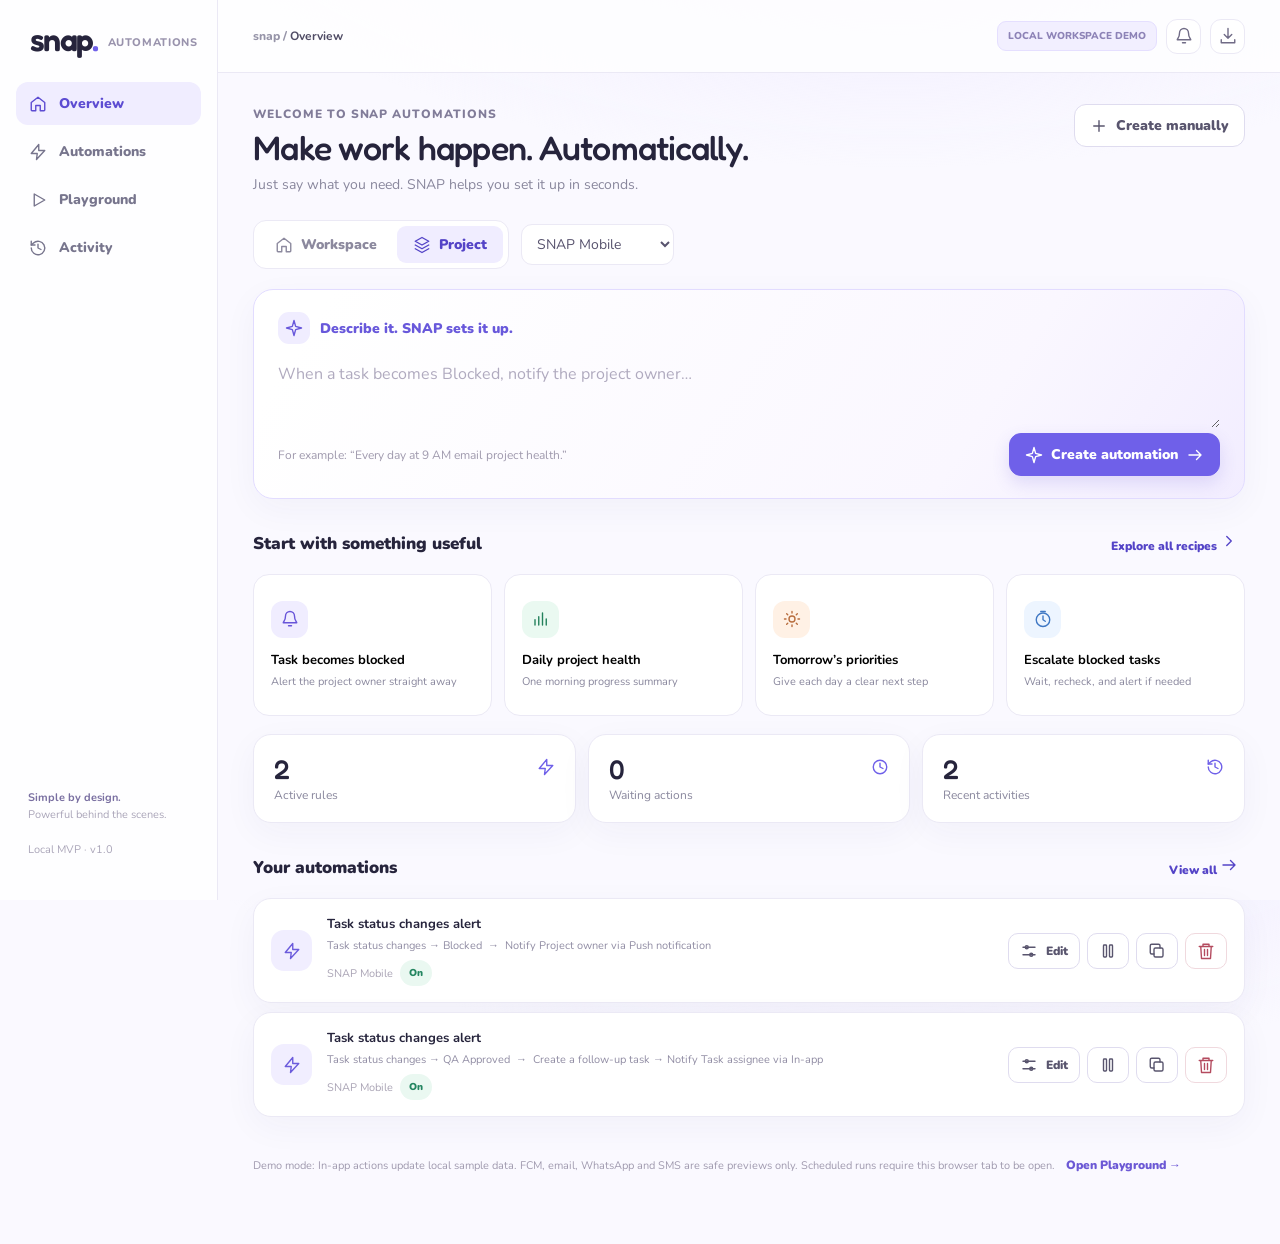
<file: index.html>
<!doctype html>
<html lang="en">
<head>
 <meta charset="utf-8"><meta name="viewport" content="width=device-width,initial-scale=1,viewport-fit=cover">
 <meta name="theme-color" content="#faf9ff"><meta name="description" content="SNAP Automations — simple, smart work automations for projects and teams.">
 <title>SNAP · Automations MVP</title>
 <link rel="preconnect" href="https://fonts.googleapis.com"><link rel="preconnect" href="https://fonts.gstatic.com" crossorigin>
 <link href="https://fonts.googleapis.com/css2?family=Fredoka:wght@400;500;600&family=Nunito:wght@400;500;600;700;800;900&display=swap" rel="stylesheet">
 <link rel="stylesheet" href="./styles.css">
</head>
<body>
 <div id="app"><div class="loader"><div class="loader-logo">snap<span>.</span></div><p>Getting things ready…</p></div></div>
 <script type="module" src="./app.js"></script>
</body>
</html>
</file>
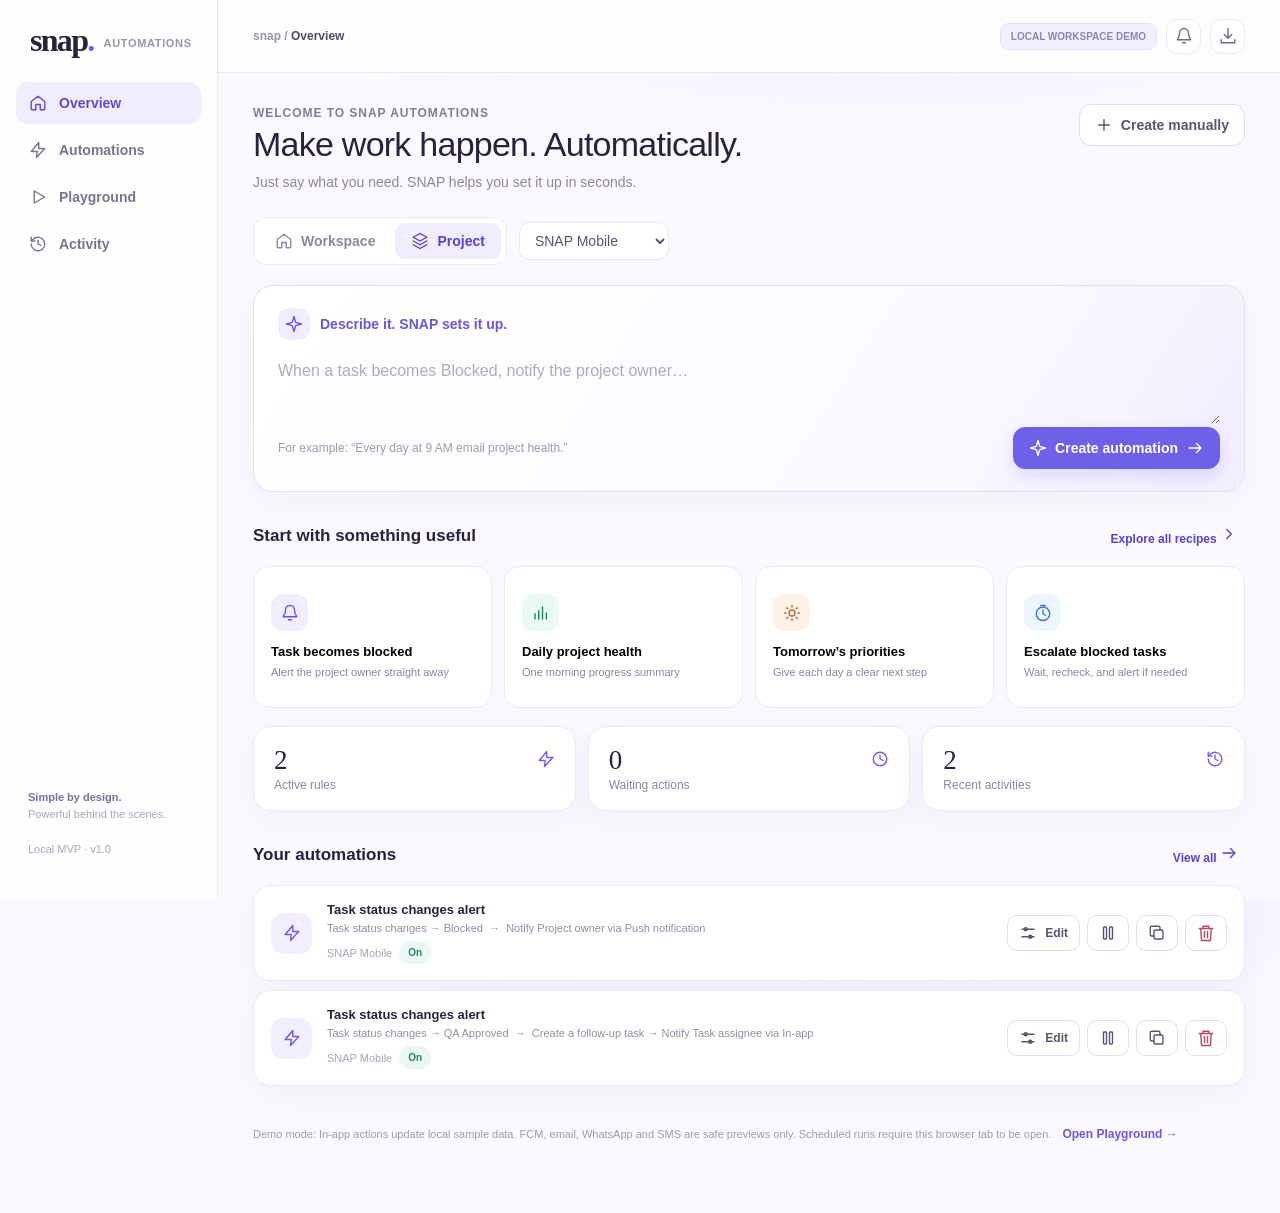
<file: snap-automations-standalone.html>
<!doctype html>
<html lang="en">
<head>
 <meta charset="utf-8"><meta name="viewport" content="width=device-width,initial-scale=1,viewport-fit=cover">
 <meta name="theme-color" content="#faf9ff"><meta name="description" content="SNAP Automations — simple, smart work automations for projects and teams.">
 <title>SNAP · Automations MVP</title>
 
 
 <style>:root{color-scheme:light;--bg:#faf9ff;--surface:#fff;--ink:#26243c;--sub:#89879d;--border:#ebe9f5;--brand:#6f60e9;--brand2:#5444c7;--wash:#f0edff;--green:#247f58;--peach:#fff0e9;--red:#b9525e;--shadow:0 10px 35px rgba(46,36,108,.045);--shadow2:0 20px 65px rgba(58,45,113,.13)}
*{box-sizing:border-box}html{height:100%;scroll-behavior:smooth}body{min-height:100%;margin:0;background:radial-gradient(ellipse 1050px 510px at 70% -230px,#eae5ff 1%,rgba(250,249,255,0) 78%),var(--bg);color:var(--ink);font:14px 'Nunito',-apple-system,BlinkMacSystemFont,'Segoe UI',sans-serif}button,input,select,textarea{font:inherit}button{cursor:pointer}button:disabled{opacity:.46;cursor:not-allowed}button:focus-visible,input:focus-visible,textarea:focus-visible,select:focus-visible{outline:3px solid #beb5ff;outline-offset:3px}a{color:var(--brand2)}.hidden,[hidden]{display:none!important}.loader{display:grid;place-items:center;min-height:70vh}.loader-logo{font:600 52px Fredoka}.loader-logo span,.wordmark span{color:var(--brand)}.loader p{color:var(--sub)}
.app-shell{display:grid;grid-template-columns:218px minmax(0,1fr);min-height:100vh}.sidebar{border-right:1px solid var(--border);background:rgba(255,255,255,.82);padding:24px 16px;position:sticky;top:0;height:100vh;display:flex;flex-direction:column}.brand{padding:0 14px 26px;display:flex;gap:10px;align-items:center}.wordmark{font:600 32px Fredoka;letter-spacing:-1.7px;line-height:1}.brand small{font-size:11px;font-weight:800;letter-spacing:.06em;color:#9993ad;display:block;margin-top:5px}.nav-group{display:grid;gap:5px}.nav-btn{appearance:none;border:0;background:transparent;color:#77758d;text-align:left;display:flex;align-items:center;gap:12px;padding:12px 13px;border-radius:12px;font-weight:850}.nav-btn:hover{background:#f6f4ff}.nav-btn.active{background:var(--wash);color:#5d4cd2}.ic{width:18px;height:18px;display:inline-block;flex:none;stroke:currentColor;fill:none;stroke-width:1.85;stroke-linejoin:round;stroke-linecap:round}.sidebar-foot{margin-top:auto;padding:17px 12px;color:#aaa5b9;font-size:11px;line-height:1.6}.sidebar-foot strong{color:#796fa1}.main-shell{min-width:0}.topbar{height:73px;background:rgba(255,255,255,.83);border-bottom:1px solid var(--border);display:flex;align-items:center;justify-content:space-between;padding:0 35px;gap:14px}.bread{color:#9694a8;font-size:12px;font-weight:800}.bread b{color:#504c65}.top-actions{display:flex;align-items:center;gap:9px}.top-lite{font-size:10px;color:#8d83b7;background:#f2efff;border:1px solid #e5dfff;border-radius:9px;padding:7px 10px;font-weight:850;white-space:nowrap}.icon-btn{width:35px;height:35px;display:grid;place-items:center;background:#fff;border:1px solid var(--border);border-radius:11px;color:#706b86;position:relative}.icon-btn .dot{position:absolute;background:#f47272;border-radius:100%;height:8px;width:8px;top:4px;right:4px;border:2px solid white}.content{max-width:1200px;padding:31px 35px 60px;margin:auto}.crumb{color:#817c99;font-size:12px;font-weight:850;letter-spacing:.08em;text-transform:uppercase}.page-header{display:flex;justify-content:space-between;align-items:flex-start;gap:20px;margin-bottom:24px}.page-header h1{margin:5px 0 7px;font:500 34px/1.15 Fredoka,'Nunito',sans-serif;letter-spacing:-.75px}.page-header p{margin:0;color:var(--sub);line-height:1.6}.btn{display:inline-flex;align-items:center;justify-content:center;gap:8px;padding:11px 15px;border:1px solid #dfdcef;border-radius:12px;background:white;color:#59556e;font-weight:900;white-space:nowrap}.btn:hover{background:#f9f7ff}.btn.primary{background:var(--brand);border-color:var(--brand);color:#fff;box-shadow:0 7px 17px rgba(96,77,211,.16)}.btn.primary:hover{background:var(--brand2)}.btn.ghost{border-color:transparent;background:transparent;color:var(--brand2)}.btn.small{font-size:12px;padding:8px 11px;border-radius:10px}.btn.danger{border-color:#f0d9de;color:#b44b5f}.btn.tiny{padding:5px 8px;font-size:11px}.btn.full{width:100%}.scope-tabs{display:flex;width:max-content;max-width:100%;gap:4px;padding:5px;background:#fff;border:1px solid var(--border);border-radius:13px}.scope-tabs button{padding:9px 16px;border:0;border-radius:9px;background:transparent;color:#8c899e;font-weight:900;display:flex;align-items:center;gap:8px}.scope-tabs button.active{color:var(--brand2);background:var(--wash)}.scope-line{display:flex;align-items:center;gap:12px;flex-wrap:wrap;margin-bottom:20px}.project-select{border:1px solid var(--border);border-radius:11px;background:white;padding:9px 11px;color:#58536e;max-width:230px}.panel{background:var(--surface);border:1px solid var(--border);border-radius:18px;box-shadow:var(--shadow)}
.prompt-card{border:1px solid #e2dcff;background:linear-gradient(123deg,#fff 7%,#faf7ff 72%,#f2edff 100%);padding:22px 24px;border-radius:20px;box-shadow:var(--shadow)}.prompt-top{display:flex;gap:10px;align-items:center;font-weight:900;color:#6858db}.spark-icon{height:32px;width:32px;border-radius:11px;background:var(--wash);display:grid;place-items:center}.prompt-card textarea{width:100%;border:0;resize:vertical;min-height:84px;background:transparent;padding:18px 0 6px;line-height:1.6;font-size:16px;color:#333047;outline:none}.prompt-card textarea::placeholder{color:#b0aabf}.prompt-bottom{display:flex;justify-content:space-between;gap:16px;align-items:center}.prompt-tip{font-size:12px;color:#a09aae}.section-top{margin:26px 0 13px;display:flex;align-items:center;justify-content:space-between;gap:12px}.section-top h2{font-size:17px;margin:0;font-weight:900}.section-top small{color:var(--sub)}.text-btn{border:0;background:transparent;color:var(--brand2);font-size:12px;font-weight:900;padding:7px}.recipe-grid{display:grid;grid-template-columns:repeat(4,minmax(0,1fr));gap:12px}.recipe{border:1px solid var(--border);background:#fff;border-radius:16px;padding:17px;text-align:left;min-height:142px;transition:transform .17s,box-shadow .17s}.recipe:hover{transform:translateY(-2px);box-shadow:var(--shadow2)}.recipe .recipe-ic{display:grid;place-items:center;width:37px;height:37px;border-radius:12px;background:#f0edff;color:#6855d9;margin-bottom:13px}.recipe:nth-child(4n+2) .recipe-ic{color:#23815c;background:#eaf9f1}.recipe:nth-child(4n+3) .recipe-ic{color:#b86d3e;background:#fff1e5}.recipe:nth-child(4n+4) .recipe-ic{color:#4078c4;background:#edf5ff}.recipe b{font-size:13px;display:block}.recipe p{color:var(--sub);font-size:11px;margin:5px 0 0;line-height:1.5}.metric-grid{display:grid;grid-template-columns:repeat(3,minmax(0,1fr));gap:12px;margin-top:18px}.metric{padding:18px 20px}.metric strong{font:500 27px Fredoka;display:block}.metric small{font-size:12px;color:var(--sub)}.metric .ic{color:var(--brand);float:right;margin-top:5px}.rule-list{display:grid;gap:9px}.rule-row{display:flex;align-items:center;gap:15px;padding:16px 17px}.rule-mark{display:grid;place-items:center;flex:none;width:41px;height:41px;border-radius:13px;color:#6c5cdc;background:#f1eeff}.rule-info{flex:1;min-width:0}.rule-info b{display:block;font-size:13px}.rule-info p{color:#918da4;margin:5px 0 0;font-size:11px;overflow-wrap:anywhere}.pill{background:#f1f0f8;color:#78758b;font-size:10px;font-weight:900;padding:6px 9px;border-radius:99px;white-space:nowrap}.pill.live{background:#eaf8f1;color:#238560}.pill.wait{background:#fef3e6;color:#a66c2c}.pill.demo{background:#f1eeff;color:#6c5ddd}.rule-controls{display:flex;align-items:center;gap:7px}.row-menu{position:relative}.empty{padding:30px;text-align:center;color:#aaa5b8;border:1px dashed #e1dfef;border-radius:15px}.small-muted{font-size:11px;color:#aaa4b5}
.builder-header{display:flex;align-items:center;gap:10px;margin-bottom:20px}.builder-header h1{margin:0;font:500 27px Fredoka}.builder-layout{display:grid;grid-template-columns:minmax(0,1.25fr) minmax(260px,.75fr);gap:19px;align-items:start}.builder-flow{display:grid;gap:13px}.builder-card{padding:21px}.card-heading{display:flex;align-items:center;gap:11px;margin-bottom:18px}.stepnum{display:grid;place-items:center;background:#eeeaff;border-radius:10px;width:32px;height:32px;flex:none;color:var(--brand2);font-weight:900}.card-heading strong{font-size:17px}.card-heading small{color:var(--sub);margin-left:auto}.subtle-rule{height:1px;background:var(--border);margin:18px 0}.form-field{min-width:0}.form-field label{display:block;font-size:11px;font-weight:900;color:#827d97;margin:0 0 7px}.form-field select,.form-field input,.form-field textarea{background:#fff;border:1px solid #e4e1ef;border-radius:11px;padding:11px 12px;color:var(--ink);width:100%;min-width:0;outline:none}.form-field textarea{min-height:74px;resize:vertical}.form-field small{font-size:11px;color:var(--sub)}.form-grid{display:grid;grid-template-columns:repeat(2,minmax(0,1fr));gap:12px;margin:13px 0}.seg{display:inline-flex;max-width:100%;gap:5px;padding:4px;border-radius:12px;background:#f6f4fc}.seg button{border:0;background:transparent;color:#817c98;font-weight:900;font-size:12px;border-radius:9px;padding:10px 16px}.seg button.active{background:white;box-shadow:0 2px 7px #c2bed542;color:#5e4dd3}.chips{display:flex;flex-wrap:wrap;gap:7px;margin-top:9px}.chip{border:1px solid #e5e0f2;background:#fff;color:#77718e;padding:8px 11px;border-radius:10px;font-size:11px;font-weight:900}.chip.selected{background:#eeeaff;border-color:#b9b0fa;color:#5847cf}.check{display:flex;align-items:center;gap:9px;cursor:pointer;color:#565067;font-size:12px;font-weight:750}.check input{accent-color:var(--brand);width:17px;height:17px}.disclose{background:transparent;border:0;padding:8px 0;color:var(--brand2);font-weight:900;font-size:12px}.field-inline{display:flex;align-items:center;gap:11px;flex-wrap:wrap}.field-inline>span{color:var(--sub);font-size:12px}.mini-select{border:1px solid #e5e1f1;background:#fff;border-radius:10px;padding:9px 10px;max-width:100%}.action-card{border:1px solid #ece9f4;border-radius:13px;padding:15px;margin:10px 0}.action-title{display:flex;align-items:center;gap:12px;justify-content:space-between}.action-title b{font-size:12px}.action-title button{border:0;background:transparent;color:#b16b75}.suggestions{background:#f6f3ff;border:1px solid #e5dfff;border-radius:14px;padding:14px;margin-top:14px}.suggestions b{font-size:12px;color:#6355c0}.suggestions p{font-size:11px;color:#79728f;margin:6px 0}.builder-sticky{position:sticky;top:91px}.preview-title{font-size:12px;font-weight:900;color:#8b82a4;letter-spacing:.09em}.sentence{font-size:15px;line-height:1.8;margin:13px 0;font-weight:750}.sentence em{font-style:normal;color:#5b4bd1;background:#f0edff;border-radius:7px;padding:2px 5px}.preview-footer{border-top:1px solid var(--border);padding-top:15px;margin-top:20px;display:grid;gap:9px}.note{background:#f5f3ff;color:#777093;font-size:11px;border-radius:11px;padding:12px;line-height:1.6}.warning{background:#fff6e8;color:#986e36;border:1px solid #f7e4c8;border-radius:11px;padding:12px;font-size:11px;line-height:1.7}.builder-actions{display:flex;flex-wrap:wrap;gap:10px;margin:12px 0}.builder-actions .btn{flex:1}.editor-intro{margin:13px 0 17px}.editor-intro input{border:0;background:transparent;border-bottom:1px dashed #d7d1e8;color:var(--ink);padding:10px 2px;font:500 19px Fredoka;width:100%;outline:none}.inline-icon{display:inline-flex;align-items:center;gap:5px}.kind-pill{display:inline-flex;align-items:center;gap:6px;padding:7px 10px;background:#f6f3ff;border-radius:10px;font-size:11px;color:#7d72a9;font-weight:800}
.play-panel{padding:19px}.play-grid{display:grid;grid-template-columns:minmax(0,1.3fr) minmax(280px,.7fr);gap:18px;align-items:start}.play-task{border:1px solid var(--border);border-radius:13px;padding:13px 15px;display:flex;gap:15px;justify-content:space-between;align-items:center;margin:9px 0}.play-task b{font-size:12px}.play-task p{font-size:11px;color:var(--sub);margin:4px 0}.play-task select{border:1px solid var(--border);border-radius:10px;padding:8px;background:#faf9ff;color:#625c78;font-size:11px;max-width:145px}.play-box{display:grid;gap:10px}.play-action{display:flex;flex-wrap:wrap;gap:7px}.play-action .btn{white-space:normal}.clock{background:#f5f2ff;border-radius:13px;padding:14px;display:flex;justify-content:space-between;align-items:center;color:#5d50c6}.clock strong{font:500 20px Fredoka}.play-inbox{margin:0;padding-left:19px}.play-inbox li{margin:8px 0;color:#6d6784;font-size:12px;line-height:1.5}.activity-item{display:flex;gap:12px;padding:14px 4px;border-bottom:1px solid var(--border)}.activity-item:last-child{border:0}.activity-mark{width:29px;height:29px;border-radius:50%;display:grid;place-items:center;flex:none;background:#edf7f1;color:#25845d}.activity-mark.simulated{background:#f1edff;color:#6857ca}.activity-mark.skipped{background:#fff3e8;color:#af762a}.activity-item b{font-size:12px}.activity-item p{font-size:11px;line-height:1.6;margin:5px 0 0;color:var(--sub)}.activity-item small{color:#aba6bc;font-size:10px}.activity-head{display:flex;align-items:center;gap:8px;flex-wrap:wrap}
.overlay{position:fixed;inset:0;z-index:40;background:rgba(25,20,55,.39);backdrop-filter:blur(3px);display:grid;place-items:center;padding:18px}.dialog{background:#fff;border:1px solid var(--border);box-shadow:var(--shadow2);border-radius:20px;width:min(100%,620px);max-height:min(92vh,900px);overflow:auto;padding:22px}.dialog-head{display:flex;align-items:start;justify-content:space-between;gap:16px;margin-bottom:12px}.dialog h2{font:500 25px Fredoka;margin:0}.dialog p{color:var(--sub);font-size:12px;line-height:1.7}.dialog .form-grid{margin:15px 0}.test-result{background:#f6f5fc;border:1px solid var(--border);border-radius:14px;padding:15px;margin-top:16px}.result-head{font-weight:900;color:#317a59;display:flex;gap:8px;align-items:center}.result-head.no{color:#a76f36}.reason{display:flex;align-items:center;gap:8px;font-size:11px;color:#6e6a7e;margin-top:7px}.reason .ok{color:#20835d}.reason .no{color:#bc6453}.message-preview{white-space:pre-line;background:white;border:1px solid #e7e4f2;border-radius:11px;padding:13px;margin-top:11px;line-height:1.7;font-size:12px;color:#5b5770}.dialog-actions{display:flex;gap:9px;flex-wrap:wrap;margin-top:17px}.dialog-actions .btn{flex:1}.toast{position:fixed;bottom:22px;left:50%;z-index:90;transform:translateX(-50%);background:#30294f;color:white;padding:12px 18px;border-radius:12px;box-shadow:var(--shadow2);font-size:12px;font-weight:850;max-width:min(90vw,600px)}.toast.hidden{display:none}.bottom-nav{display:none}.plain-link{color:#6c59d5;font-size:12px;font-weight:900;border:0;background:none;padding:8px}.line-meta{display:flex;align-items:center;gap:7px;flex-wrap:wrap}.dev-note{font-size:11px;color:#9b95ab}.doc-footer{margin:30px 0 0;color:#a09aaf;font-size:11px;line-height:1.7}.subhead{margin:0 0 15px;font-size:16px}.short-stat{font-size:12px;color:#817c97}.split-heading{display:flex;align-items:center;justify-content:space-between;gap:10px;margin-bottom:13px}
@media(max-width:1040px){.app-shell{grid-template-columns:75px minmax(0,1fr)}.sidebar{padding:23px 10px}.sidebar .brand{padding:0 0 24px;justify-content:center}.sidebar .brand small,.sidebar .brand .wordmark{display:none}.sidebar .nav-btn{justify-content:center;font-size:0;padding:13px}.sidebar .nav-btn .ic{width:20px;height:20px}.sidebar-foot{font-size:0}.recipe-grid{grid-template-columns:repeat(2,minmax(0,1fr))}.content{padding:27px 25px 60px}.topbar{padding:0 25px}}
@media(max-width:750px){.sidebar{display:none}.app-shell{display:block}.topbar{height:63px;padding:0 17px}.content{padding:20px 15px 108px}.bottom-nav{position:fixed;bottom:0;z-index:24;display:grid;grid-template-columns:repeat(4,1fr);left:0;right:0;padding:8px 5px max(8px,env(safe-area-inset-bottom));background:rgba(255,255,255,.95);border-top:1px solid var(--border);backdrop-filter:blur(12px)}.bottom-nav .nav-btn{padding:7px 0;display:flex;flex-direction:column;gap:4px;justify-content:center;font-size:10px;border-radius:9px}.bottom-nav .ic{width:18px;height:18px}.page-header h1{font-size:29px}.builder-layout,.play-grid{grid-template-columns:1fr}.builder-sticky{position:static}.top-lite{display:none}.prompt-card{padding:18px}.prompt-card textarea{font-size:15px}.metric-grid{grid-template-columns:repeat(3,minmax(0,1fr))}.rule-row{padding:13px;gap:10px}.rule-mark{width:35px;height:35px}.rule-controls{gap:3px}.rule-controls .btn{padding:7px}.doc-footer{margin-top:17px}}
@media(max-width:475px){.recipe-grid{grid-template-columns:repeat(2,minmax(0,1fr));gap:9px}.recipe{min-height:155px;padding:13px}.page-header{display:block}.page-header .btn{margin-top:14px}.prompt-bottom{align-items:stretch;flex-direction:column}.prompt-bottom .btn{width:100%}.form-grid{grid-template-columns:1fr}.metric{padding:11px}.metric strong{font-size:22px}.metric small{font-size:10px}.metric .ic{width:15px;height:15px}.rule-row{flex-wrap:wrap}.rule-info{flex-basis:65%}.rule-controls{margin-left:43px;width:calc(100% - 43px);justify-content:flex-start}.scope-line{gap:9px}.scope-tabs button{padding:8px 11px;font-size:12px}.project-select{max-width:100%;flex:1}.dialog{padding:17px}.play-task{flex-direction:column;align-items:stretch;gap:8px}.play-task select{max-width:none}.builder-card{padding:17px}}
@media(prefers-reduced-motion:reduce){*{scroll-behavior:auto!important;transition:none!important}}
/* Keep single-field action inputs full width in the simple editor. */
.action-card>.form-grid:has(> :only-child){grid-template-columns:minmax(0,1fr)}
</style>
</head>
<body>
 <div id="app"><div class="loader"><div class="loader-logo">snap<span>.</span></div><p>Getting things ready…</p></div></div>
 <script>/** SNAP Automations — browser-safe deterministic prototype engine. No external sending. */
const PROJECTS=['SNAP Mobile','Garage360','South Tower Site','Orchid Clinic'];
const TASK_STATUSES=['Planned','In Progress','In Review','QA Approved','Blocked','Completed'];
const PROJECT_STATUSES=['On Track','At Risk','On Hold','Completed'];
const EVENTS=[
 ['task.status','Task status changes'],['task.created','A new task is created'],['project.status','Project status changes'],['invoice.overdue','An invoice becomes overdue'],['task.due','A task is due soon'],['site.checkin.missed','A site check-in is missed'],['visit.completed','A site visit is completed']
];
const CHANNELS=[['inapp','In-app'],['fcm','Push notification'],['email','Email'],['whatsapp','WhatsApp'],['sms','SMS']];
const RECIPIENTS=[['project_owner','Project owner'],['assignee','Task assignee'],['team','Project team']];
const uid=()=>globalThis.crypto?.randomUUID?.()||'snap-'+Date.now()+'-'+Math.random().toString(36).slice(2,9);
const clone=x=>JSON.parse(JSON.stringify(x));
const hhmm=dt=>new Date(dt).toLocaleTimeString('en-GB',{hour:'2-digit',minute:'2-digit',hour12:false});
const dateKey=dt=>{const d=new Date(dt);return `${d.getFullYear()}-${String(d.getMonth()+1).padStart(2,'0')}-${String(d.getDate()).padStart(2,'0')}`};
const dateTimeLabel=dt=>new Date(dt).toLocaleString('en-IN',{day:'numeric',month:'short',hour:'numeric',minute:'2-digit'});
function blankRule(scope='project',project='SNAP Mobile'){
 return {id:uid(),version:1,createdAt:new Date().toISOString(),title:'',enabled:false,scope,project:scope==='workspace'?'All projects':project,
 trigger:{type:'event',event:'task.status',statuses:['Blocked'],repeat:'daily',at:'09:00',weekday:'Friday'},
 condition:{priority:'Any'},delivery:{mode:'immediate',delayMinutes:120,digestAt:'18:00',recheck:true},
 actions:[{id:uid(),type:'notify',channels:['inapp','fcm'],recipient:'project_owner',message:'{task.title} is now {task.status} in {project.name}.'}],assumptions:[]};
}
const labels=new Map([...EVENTS,...RECIPIENTS,...CHANNELS]);
const label=v=>labels.get(v)||v;
function describeWhen(r){const t=r.trigger;if(t.type==='schedule')return `Every ${t.repeat==='weekdays'?'weekday':t.repeat==='weekly'?t.weekday:t.repeat==='monthly'?'month':'day'} at ${t.at}`;
 let s=label(t.event);if((t.event==='task.status'||t.event==='project.status')&&t.statuses?.length&&!t.statuses.includes('*'))s+=' → '+t.statuses.join(' / ');return s;}
function describeDo(r){let acts=r.actions.map(a=>a.type==='notify'?`Notify ${label(a.recipient)} via ${a.channels.map(label).join(' + ')}`:a.type==='create_task'?'Create a follow-up task':a.type==='comment'?'Add a task comment':a.type==='update_status'?'Update task status':a.type==='report'?'Share a project summary':'Perform action').join(' → ');
 if(r.trigger.type==='schedule')return acts;
 if(r.delivery.mode==='delay')acts=`Wait ${friendlyDuration(r.delivery.delayMinutes)}${r.delivery.recheck?' and recheck':' '} → `+acts;
 if(r.delivery.mode==='digest')acts=`Collect updates → send digest at ${r.delivery.digestAt} → `+acts;
 return acts;}
function friendlyDuration(min){return min%1440===0?`${min/1440} day(s)`:min%60===0?`${min/60} hour(s)`:`${min} minute(s)`;}
function inferTitle(r){const t=r.trigger;if(t.type==='schedule')return r.actions.some(a=>a.type==='report')?'Scheduled project health':'Scheduled work update';if(t.event==='invoice.overdue')return 'Overdue invoice reminder';if(t.event==='task.created')return 'New task follow-up';if(t.event==='site.checkin.missed')return 'Missing check-in alert';if(t.event==='visit.completed')return 'Site visit update';if(r.delivery.mode==='digest')return 'Evening task digest';if(r.delivery.mode==='delay')return 'Delayed escalation';return `${label(t.event)} alert`;}
function validateRule(r){const errors=[];if(!r?.trigger||!r?.actions?.length)errors.push('Choose an event and at least one action.');if(r.scope==='project'&&(!r.project||r.project==='All projects'))errors.push('Select a project.');if(r.trigger.type==='event'&&!EVENTS.some(x=>x[0]===r.trigger.event))errors.push('Choose a supported event.');if(r.trigger.type==='schedule'&&!/^([01]\d|2[0-3]):[0-5]\d$/.test(r.trigger.at||''))errors.push('Choose a valid schedule time.');if(r.delivery?.mode==='delay'&&(!Number.isFinite(+r.delivery.delayMinutes)||+r.delivery.delayMinutes<1||+r.delivery.delayMinutes>43200))errors.push('Delay must be between 1 minute and 30 days.');if(r.delivery?.mode==='digest'&&!/^([01]\d|2[0-3]):[0-5]\d$/.test(r.delivery.digestAt||''))errors.push('Choose a valid digest time.');if(r.actions?.length>5)errors.push('Limit the rule to five actions.');for(const a of r.actions||[]){if(a.type==='notify'&&!a.channels?.length)errors.push('Choose at least one notification channel.');if(a.type==='update_status'&&!TASK_STATUSES.includes(a.newStatus))errors.push('Choose the new task status.');}return errors;}
function matchEvent(r,e){const reasons=[];function check(ok,why){reasons.push({ok,label:why});}if(r.trigger.type==='schedule'){check(false,'This rule starts on a schedule, not an event');return {ok:false,reasons}}check(r.trigger.event===e.type,'Event type matches');check(r.scope==='workspace'&&r.project==='All projects'||r.project===e.project,'Project matches');if(['task.status','project.status'].includes(r.trigger.event)&&r.trigger.statuses?.length&&!r.trigger.statuses.includes('*'))check(r.trigger.statuses.includes(e.toStatus||''),'New status matches');if(r.condition.priority!=='Any'&&e.task)check(r.condition.priority===e.task.priority,'Priority matches');return {ok:reasons.every(x=>x.ok),reasons};}
function isScheduleDue(r,at,seenKeys=[]){if(!r.enabled||r.trigger.type!=='schedule')return false;const d=new Date(at),t=r.trigger,day=d.getDay(),dayname=['Sunday','Monday','Tuesday','Wednesday','Thursday','Friday','Saturday'][day];if(hhmm(d)<t.at)return false;if(t.repeat==='weekdays'&&(day===0||day===6))return false;if(t.repeat==='weekly'&&dayname!==(t.weekday||'Friday'))return false;if(t.repeat==='monthly'&&d.getDate()!==1)return false;const key=r.id+'@'+dateKey(d);return !seenKeys.includes(key);}
function expandTokens(s,ctx={}){const map={'task.title':ctx.task?.title||'New task','task.status':ctx.task?.status||ctx.toStatus||'Updated','project.name':ctx.project||'Project','invoice.amount':ctx.invoice?.amount||'—','event.count':String(ctx.count||0)};return String(s||'').replace(/\{(task\.title|task\.status|project\.name|invoice\.amount|event\.count)\}/g,(_,k)=>map[k]);}
function reportText(data,project='All projects',type='health'){const tasks=data.tasks.filter(t=>project==='All projects'||t.project===project);const invoices=data.invoices.filter(x=>project==='All projects'||x.project===project);const done=tasks.filter(t=>t.status==='Completed').length,blocked=tasks.filter(t=>t.status==='Blocked').length,overdue=tasks.filter(t=>t.due<Date.now()&&t.status!=='Completed').length;let lines=[`${type==='tomorrow'?'Tomorrow’s priorities':'Project health'} · ${project}`,`${tasks.length} tasks · ${done} completed · ${blocked} blocked · ${overdue} overdue`,`${invoices.filter(x=>x.overdue).length} overdue invoices`];if(type==='tomorrow')lines.push(...tasks.filter(t=>t.status!=='Completed').slice(0,3).map(t=>`• ${t.title} (${t.assignee})`));return lines.join('\n');}
const timeRe=/\b(?:at|by|around)\s+(\d{1,2})(?::([0-5]\d))?\s*(am|pm)?\b/i;
function interpretPrompt(input,scope='project',project='SNAP Mobile'){
 const s=String(input||'').trim();if(s.length<8)return {error:'Describe what should happen in a little more detail.'};const q=s.toLowerCase(),r=blankRule(scope,project),assumptions=[];if(!/task|project|invoice|due|visit|inspection|check.?in|attendance|health|priorit|digest|progress|every|weekly|daily|status/i.test(q))return {error:'I could not identify a supported SNAP event or report. Try a task, project, invoice, check-in, or scheduled report request.'};if(/every\s+\d+\s+(?:minutes?|hours?)/.test(q))return {error:'Custom interval schedules are not supported in this static MVP. Choose a daily, weekday, weekly, or monthly schedule.'};
 const schedule=/\bevery\b|\bdaily\b|\bweekly\b|\bweekdays\b|\beach morning\b|\beach evening\b/.test(q);
 const digest=/digest|combine|group (?:the )?updates|one summary of changes/.test(q);
 const delay=/\b(?:after|wait|if still|hours? later|minutes? later)\b/.test(q)&&!schedule;
 const invoice=/invoice|payment overdue|outstanding payment/.test(q),missed=/check.?in|attendance missing/.test(q),visit=/site visit|inspection completed/.test(q),projectStatus=/project status/.test(q);
 const completed=/\bcompleted|complete\b/.test(q),qa=/qa approved|qa sign.?off/.test(q),blocked=/\bblocked|stuck\b/.test(q);
 r.trigger.type=schedule?'schedule':'event';
 if(schedule){r.trigger.repeat=/weekday|working day/.test(q)?'weekdays':/weekly|every friday/.test(q)?'weekly':/monthly/.test(q)?'monthly':'daily';r.trigger.at=/tomorrow|evening|end of day/.test(q)?'18:00':'09:00';if(!timeRe.test(q))assumptions.push({field:'trigger.at',text:`Suggested ${r.trigger.at} as the delivery time`});}
 else{r.trigger.event=invoice?'invoice.overdue':missed?'site.checkin.missed':visit?'visit.completed':projectStatus?'project.status':/created|new task/.test(q)?'task.created':/due (?:tomorrow|soon)/.test(q)?'task.due':'task.status';r.trigger.statuses=qa?['QA Approved']:blocked?['Blocked']:completed?['Completed']:/(?:any|every|each) status|status changes/.test(q)?['*']:['Blocked'];if(r.trigger.event!=='task.status'&&r.trigger.event!=='project.status')r.trigger.statuses=['*'];}
 for(const p of PROJECTS)if(q.includes(p.toLowerCase())){r.project=p;r.scope='project';break;}
 if(!PROJECTS.some(p=>q.includes(p.toLowerCase())))assumptions.push({field:'scope',text:r.scope==='project'?`Using the current project: ${r.project}`:'Using all projects in your workspace'});
 r.condition.priority=/critical/.test(q)?'Critical':/high priority/.test(q)?'High':'Any';
 if(digest&&!schedule){r.delivery.mode='digest';r.delivery.digestAt='18:00';if(!timeRe.test(q))assumptions.push({field:'delivery.digestAt',text:'Suggested 6 PM for the digest'});}
 else if(delay){r.delivery.mode='delay';const m=q.match(/(\d+)\s*(minutes?|hours?|days?)/);r.delivery.delayMinutes=m?parseInt(m[1],10)*(m[2].startsWith('hour')?60:m[2].startsWith('day')?1440:1):120;r.delivery.recheck=true;if(!m)assumptions.push({field:'delivery.delayMinutes',text:'Suggested a 2-hour wait'});if(!q.includes('still'))assumptions.push({field:'delivery.recheck',text:'Recheck current status before sending'});}
 let time=q.match(timeRe);let clarification=null;
 if(time){let hour=Number(time[1]),minute=Number(time[2]||'0');const ampm=(time[3]||'').toLowerCase();if(hour<1||hour>23) return {error:'Please enter a valid hour.'};if(!ampm&&hour<=12)clarification={question:`Do you mean ${hour}:${String(minute).padStart(2,'0')} AM or PM?`,options:[{label:'AM',value:String(hour%12).padStart(2,'0')+':'+String(minute).padStart(2,'0')},{label:'PM',value:String(hour%12+12).padStart(2,'0')+':'+String(minute).padStart(2,'0')}],field:digest?'delivery.digestAt':'trigger.at'};
 const normalized=ampm?String(ampm==='pm'?hour%12+12:hour%12).padStart(2,'0')+':'+String(minute).padStart(2,'0'):String(hour).padStart(2,'0')+':'+String(minute).padStart(2,'0');if(digest)r.delivery.digestAt=normalized;else if(schedule)r.trigger.at=normalized;}
 if(!schedule&&!digest&&time&&!delay)assumptions.push({field:'delivery.mode',text:'Using immediate delivery; clock time is not applicable to this event trigger'});
 const outcome=/project health|health report|progress report|daily report|weekly report|priorities|tomorrow|summary/.test(q);
 if(outcome){r.actions=[{id:uid(),type:'report',reportType:/tomorrow|priorit/.test(q)?'tomorrow':'health',channels:[/push|fcm/.test(q)?'fcm':'email'],recipient:/assignee/.test(q)?'assignee':'project_owner'}];}
 else if(/create (?:a )?(?:follow.?up |next )?task/.test(q)){r.actions=[{id:uid(),type:'create_task',taskTitle:'Follow up: {task.title}'}];if(/then notify|and notify|send.*push|send.*email/.test(q))r.actions.push({id:uid(),type:'notify',channels:[/email/.test(q)?'email':'inapp'],recipient:'assignee',message:'New follow-up task for {project.name}: {task.title}'});}
 else {const channels=[];if(/push|fcm|notification/.test(q))channels.push('fcm');if(/\bemail\b|\bmail\b/.test(q))channels.push('email');if(/whatsapp/.test(q))channels.push('whatsapp');if(/\bsms\b|text message/.test(q))channels.push('sms');if(/in.?app/.test(q))channels.push('inapp');if(!channels.length){channels.push(schedule?'email':'inapp');assumptions.push({field:'actions.channels',text:`Suggested ${schedule?'Email':'In-app'} notification`});}
 r.actions=[{id:uid(),type:'notify',channels,recipient:/assignee|assigned person/.test(q)?'assignee':/\bteam\b/.test(q)?'team':'project_owner',message:invoice?'An invoice is overdue in {project.name}. Please review.':'{task.title} is now {task.status} in {project.name}.'}];if(!/assignee|assigned person|\bteam\b|project owner|manager/.test(q))assumptions.push({field:'actions.recipient',text:'Suggested project owner as recipient'});}
 if(/customer|client|patient|mobile number|\b\S+@\S+\.\S+\b/.test(q))return {error:'External recipients require a verified recipient source and consent. This demo supports project owners, assignees, and project teams only.'};
 r.title=inferTitle(r);r.assumptions=assumptions;return {rule:r,clarification};
}
const RECIPES=[
 {icon:'bell',category:'Event',title:'Task becomes blocked',description:'Alert the project owner straight away',prompt:'When a task becomes Blocked in SNAP Mobile, notify the project owner by FCM push'},
 {icon:'chart',category:'Schedule',title:'Daily project health',description:'One morning progress summary',prompt:'Every day at 9 AM email project health to the project owner'},
 {icon:'sun',category:'Schedule',title:'Tomorrow’s priorities',description:'Give each day a clear next step',prompt:'Every weekday at 6 PM email tomorrow priorities to the project owner'},
 {icon:'timer',category:'Event + time',title:'Escalate blocked tasks',description:'Wait, recheck, and alert if needed',prompt:'When a task becomes Blocked wait 2 hours, if still blocked notify project owner by push'},
 {icon:'layers',category:'Digest',title:'Evening updates digest',description:'One summary instead of many alerts',prompt:'When any task status changes, combine updates into a digest at 6 PM and email project owner'},
 {icon:'receipt',category:'Finance',title:'Overdue invoice alert',description:'Notify when an invoice becomes overdue',prompt:'When an invoice becomes overdue in Garage360 send email to project owner'},
 {icon:'git',category:'Follow-up',title:'QA sign-off follow-up',description:'Create the next task, notify its assignee',prompt:'When a task is QA Approved in SNAP Mobile, create follow-up task then notify the task assignee by push'},
 {icon:'map',category:'Field',title:'Missing site check-in',description:'Alert when a crew member misses check-in',prompt:'When site check-in is missed in South Tower Site notify project owner by push'}
];

const LS='snap-automation-mvp-v1',icons={home:'<path d="M3 10l9-7 9 7v10a1 1 0 0 1-1 1h-5v-7H9v7H4a1 1 0 0 1-1-1z"/>',zap:'<path d="M13 2L3 14h8l-1 8 11-12h-8z"/>',play:'<polygon points="7,4 21,12 7,20"/>',history:'<path d="M3 12a9 9 0 1 0 3-6.7L3 8"/><path d="M3 3v5h5M12 7v5l4 2"/>',chevron:'<path d="M9 18l6-6-6-6"/>',bell:'<path d="M18 8a6 6 0 0 0-12 0c0 7-3 7-3 9h18c0-2-3-2-3-9M10 21h4"/>',plus:'<path d="M12 5v14M5 12h14"/>',spark:'<path d="m12 2 2.2 7.8L22 12l-7.8 2.2L12 22l-2.2-7.8L2 12l7.8-2.2z"/>',chart:'<path d="M4 20V13m5 7V9m5 11V4m5 16V12"/>',sun:'<circle cx="12" cy="12" r="4"/><path d="M12 2v2m0 16v2M4.9 4.9l1.4 1.4m11.4 11.4 1.4 1.4M2 12h2m16 0h2M4.9 19.1l1.4-1.4M17.7 6.3l1.4-1.4"/>',timer:'<circle cx="12" cy="13" r="9"/><path d="M12 8v5l3 2M9 2h6"/>',layers:'<path d="m12 2 9 5-9 5-9-5 9-5zm-9 10 9 5 9-5M3 17l9 5 9-5"/>',receipt:'<path d="M4 2h16v20l-4-2-4 2-4-2-4 2zM8 7h8M8 11h8M8 15h5"/>',git:'<circle cx="6" cy="3" r="2"/><circle cx="6" cy="21" r="2"/><circle cx="18" cy="6" r="2"/><path d="M6 5v14M6 12c6 0 6-6 10-6"/>',map:'<path d="M3 6l6-3 6 3 6-3v15l-6 3-6-3-6 3zM9 3v15m6-12v15"/>',settings:'<path d="M4 7h16M4 17h16"/><circle cx="9" cy="7" r="2"/><circle cx="15" cy="17" r="2"/>',download:'<path d="M12 2v13m-5-5 5 5 5-5M3 17v4h18v-4"/>',check:'<path d="M5 12l4 4L19 6"/>',clock:'<circle cx="12" cy="12" r="9"/><path d="M12 7v5l4 2"/>',close:'<path d="M5 5l14 14M19 5 5 19"/>',copy:'<rect x="8" y="8" width="12" height="12" rx="2"/><path d="M16 8V5a2 2 0 0 0-2-2H5a2 2 0 0 0-2 2v9a2 2 0 0 0 2 2h3"/>',trash:'<path d="M3 6h18M8 6V3h8v3m3 0-1 16H6L5 6m5 4v8m4-8v8"/>',arrow:'<path d="M4 12h16m-6-6 6 6-6 6"/>',pause:'<rect x="6" y="4" width="4" height="16" rx="1"/><rect x="14" y="4" width="4" height="16" rx="1"/>',mail:'<rect x="2" y="4" width="20" height="16" rx="3"/><path d="m3 6 9 7 9-7"/>'};
const ic=(n,extra='')=>`<svg class="ic" ${extra} viewBox="0 0 24 24" aria-hidden="true">${icons[n]||icons.zap}</svg>`;
const esc=v=>String(v??'').replace(/[&<>"']/g,c=>({'&':'&amp;','<':'&lt;','>':'&gt;','"':'&quot;',"'":'&#39;'}[c]));
const nms=['Overview','Automations','Playground','Activity'];
function seed(){const mk=(prompt,active=true)=>{let r=interpretPrompt(prompt,'workspace','SNAP Mobile').rule;r.enabled=active;r.createdAt=new Date().toISOString();return r};return {version:1,clockOffset:0,scope:'project',currentProject:'SNAP Mobile',rules:[mk(RECIPES[0].prompt),mk(RECIPES[1].prompt),mk(RECIPES[3].prompt),mk(RECIPES[4].prompt),mk(RECIPES[6].prompt)],tasks:[
 {id:'T-101',project:'SNAP Mobile',title:'Finish API integration',status:'In Progress',priority:'High',assignee:'Asha',due:Date.now()+86400000,comments:[]},
 {id:'T-102',project:'SNAP Mobile',title:'Review mobile navigation',status:'In Review',priority:'Normal',assignee:'Nikhil',due:Date.now()+172800000,comments:[]},
 {id:'T-103',project:'Garage360',title:'Verify spare-parts flow',status:'Blocked',priority:'High',assignee:'Midhun',due:Date.now()-86400000,comments:[]},
 {id:'T-104',project:'South Tower Site',title:'Inspect tower safety checklist',status:'Planned',priority:'Critical',assignee:'Athul',due:Date.now()+259200000,comments:[]},
 {id:'T-105',project:'Orchid Clinic',title:'Prepare next-day appointments',status:'Planned',priority:'Normal',assignee:'Coordinator',due:Date.now()+86400000,comments:[]}
 ],projects:PROJECTS.map(x=>({name:x,status:'On Track'})),invoices:[{id:'INV-203',project:'Garage360',amount:'AED 2,800',overdue:false}],pending:[],digests:{},seenSchedule:[],seenDigest:[],history:[],inbox:[],dedupe:[]};}
let state;try{const saved=JSON.parse(localStorage.getItem(LS)||'null');state=saved&&saved.version===1&&Array.isArray(saved.rules)&&Array.isArray(saved.tasks)?saved:seed()}catch{state=seed()}
let page='home',scope=state.scope||'project',currentProject=state.currentProject||'SNAP Mobile',moreRecipes=false,editor=null,editingId=null,advanced=false,modal=null,promptText='',testInput=null,testResult=null,clarify=null,toastTimer=null,filter='all';
const now=()=>Date.now()+state.clockOffset;
function persist(){state.scope=scope;state.currentProject=currentProject;try{localStorage.setItem(LS,JSON.stringify(state))}catch(e){notify(e?.name==='QuotaExceededError'?'Browser storage is full. Export or clear old history.':'Browser storage is unavailable here. Try the hosted app to save changes.')}}
function notify(s){let t=document.querySelector('#toast');if(!t){t=document.createElement('div');t.id='toast';t.className='toast';document.body.append(t)}t.textContent=s;t.classList.remove('hidden');clearTimeout(toastTimer);toastTimer=setTimeout(()=>t.classList.add('hidden'),3300)}
function log({title,detail='',status='success',ruleId=null,project=null}){state.history.unshift({id:uid(),at:now(),title,detail,status,ruleId,project});state.history=state.history.slice(0,250)}
function projectScopeFilter(r){return scope==='workspace'?r.scope==='workspace':r.scope==='project'&&r.project===currentProject}
function sampleEvent(task,toStatus,type='task.status'){return {id:uid(),type,project:task.project,task:clone(task),toStatus,at:now(),path:[],depth:0};}
function pushInbox(text,recipient,project){state.inbox.unshift({id:uid(),at:now(),text,recipient,project});state.inbox=state.inbox.slice(0,80)}
function deliverActions(r,ctx,chain=[]){let extra=0;for(const a of r.actions){if(a.type==='notify'||a.type==='report'){const recipient=a.recipient==='assignee'?(ctx.task?.assignee||'Unassigned'):label(a.recipient);const text=a.type==='report'?reportText(state,r.project,a.reportType):r.delivery.mode==='digest'?`SNAP updates · ${r.project}\n${ctx.count||0} changes collected.\n${(ctx.events||[]).slice(0,5).map(x=>'• '+(x.task?.title||x.project)+': '+(x.toStatus||x.type)).join('\n')}`:expandTokens(a.message,ctx);for(const ch of a.channels||[]){if(ch==='inapp'){pushInbox(text,recipient,ctx.project);log({title:'In-app notification created',detail:`${recipient} · ${text}`,status:'success',ruleId:r.id,project:ctx.project});}
 else log({title:`${label(ch)} message previewed`,detail:`To ${recipient} · ${text}\nDemo only — provider not connected`,status:'simulated',ruleId:r.id,project:ctx.project});extra++}
 }else if(a.type==='create_task'){const nt={id:'T-'+String(Math.floor(Math.random()*8000)+1000),project:ctx.project||r.project,title:expandTokens(a.taskTitle||'Follow up: {task.title}',ctx),status:'Planned',priority:ctx.task?.priority||'Normal',assignee:ctx.task?.assignee||'Project owner',due:now()+86400000,comments:[]};state.tasks.unshift(nt);log({title:'Follow-up task created',detail:nt.title,status:'success',ruleId:r.id,project:nt.project});extra++;if((ctx.depth||0)<3){handleEvent({...sampleEvent(nt,'','task.created'),path:[...(ctx.path||[]),r.id],depth:(ctx.depth||0)+1})}}
 else if(a.type==='comment'){const target=state.tasks.find(x=>x.id===ctx.task?.id);if(target){target.comments.push(expandTokens(a.message||'Automation checked this task.',ctx));log({title:'Comment added',detail:target.title,status:'success',ruleId:r.id,project:target.project});extra++}}
 else if(a.type==='update_status'){const target=state.tasks.find(x=>x.id===ctx.task?.id);if(target&&target.status!==a.newStatus){const old=target.status;target.status=a.newStatus;log({title:'Task status updated',detail:`${target.title}: ${old} → ${target.status}`,status:'success',ruleId:r.id,project:target.project});extra++;if((ctx.depth||0)<3)handleEvent({...sampleEvent(target,target.status),path:[...(ctx.path||[]),r.id],depth:(ctx.depth||0)+1})}}
 }log({title:'Automation finished',detail:`${r.title} · ${extra} action(s)`,status:'success',ruleId:r.id,project:ctx.project});}
function handleEvent(event){let matches=0;for(const r of state.rules){if(!r.enabled||r.trigger.type!=='event'||event.path?.includes(r.id))continue;const m=matchEvent(r,event);if(!m.ok)continue;const dk=r.id+'|'+event.id;if(state.dedupe.includes(dk))continue;state.dedupe.push(dk);if(state.dedupe.length>500)state.dedupe.shift();matches++;
 if(r.delivery.mode==='delay'){const due=now()+Number(r.delivery.delayMinutes)*60000;state.pending.push({id:uid(),ruleId:r.id,event:clone(event),dueAt:due});log({title:'Follow-up waiting',detail:`${r.title} · Due ${dateTimeLabel(due)}`,status:'waiting',ruleId:r.id,project:event.project})}
 else if(r.delivery.mode==='digest'){const bucket=state.digests[r.id]||(state.digests[r.id]=[]);bucket.push(clone(event));log({title:'Event added to digest',detail:`${r.title} · ${bucket.length} update(s) collected`,status:'waiting',ruleId:r.id,project:event.project})}
 else deliverActions(r,event);
 }persist();return matches;}
function executePending(){let completed=0;const left=[];for(const x of state.pending){if(now()<x.dueAt){left.push(x);continue}const r=state.rules.find(a=>a.id===x.ruleId);if(!r||!r.enabled){log({title:'Delayed automation cancelled',status:'skipped',detail:'Rule was removed or paused'});continue}const live=state.tasks.find(t=>t.id===x.event.task?.id);if(r.delivery.recheck&&live&&r.trigger.statuses?.length&&!r.trigger.statuses.includes('*')&&!r.trigger.statuses.includes(live.status)){log({title:'Escalation skipped — issue resolved',status:'skipped',detail:`${live.title} is now ${live.status}`,ruleId:r.id,project:live.project});continue}deliverActions(r,{...x.event,task:live||x.event.task});completed++}state.pending=left;return completed;}
function dueDigests(force=false){let n=0;for(const r of state.rules){if(!r.enabled||r.delivery.mode!=='digest'||r.trigger.type!=='event')continue;const events=state.digests[r.id]||[];if(!events.length)continue;const dk=r.id+'@'+dateKey(now());if(!force&&(hhmm(now())<r.delivery.digestAt||state.seenDigest.includes(dk)))continue;state.digests[r.id]=[];state.seenDigest.push(dk);const first=events[0];deliverActions(r,{...first,count:events.length,events});n++}return n;}
function runSchedules(force=false){let n=0;for(const r of state.rules){if(!r.enabled||r.trigger.type!=='schedule')continue;if(!force&&!isScheduleDue(r,now(),state.seenSchedule))continue;if(!force)state.seenSchedule.push(r.id+'@'+dateKey(now()));const ctx={id:uid(),type:'schedule',project:r.project,task:null,at:now(),count:state.tasks.length,depth:0,path:[]};deliverActions(r,ctx);n++}return n;}
function tick(force=false){const delayed=executePending(),digests=dueDigests(force),scheduled=runSchedules(force);persist();return {delayed,digests,scheduled}}
function field(labelText,name,value,choices,help=''){return `<div class="form-field"><label for="${esc(name)}">${esc(labelText)}</label><select id="${esc(name)}" data-field="${esc(name)}">${choices.map(([v,t])=>`<option value="${esc(v)}" ${String(value)===String(v)?'selected':''}>${esc(t)}</option>`).join('')}</select>${help?`<small>${esc(help)}</small>`:''}</div>`}
function sel(labelText,name,value,choices,help=''){return field(labelText,name,value,choices.map(v=>Array.isArray(v)?v:[v,v]),help)}
function input(labelText,name,value,type='text',help=''){return `<div class="form-field"><label for="${esc(name)}">${esc(labelText)}</label><input id="${esc(name)}" data-field="${esc(name)}" type="${esc(type)}" value="${esc(value)}">${help?`<small>${esc(help)}</small>`:''}</div>`}
function tabButton(v,text,active,attr='data-choice'){return `<button type="button" ${attr}="${esc(v)}" class="${active===v?'active':''}">${text}</button>`}
function scopeHTML(){return `<div class="scope-line"><div class="scope-tabs">${tabButton('workspace',ic('home')+' Workspace',scope,'data-scope')}${tabButton('project',ic('layers')+' Project',scope,'data-scope')}</div>${scope==='project'?`<select aria-label="Current project" class="project-select" data-current-project>${PROJECTS.map(p=>`<option ${p===currentProject?'selected':''}>${esc(p)}</option>`).join('')}</select>`:''}</div>`}
function ruleRows(rs){if(!rs.length)return `<div class="empty">No automations in this view yet.<br><button class="text-btn" data-new>＋ Create one</button></div>`;return `<div class="rule-list">${rs.map(r=>`<div class="panel rule-row"><div class="rule-mark">${ic(r.trigger.type==='schedule'?'clock':'zap')}</div><div class="rule-info"><b>${esc(r.title)}</b><p>${esc(describeWhen(r))} &nbsp;→&nbsp; ${esc(describeDo(r))}</p><div class="line-meta" style="margin-top:7px"><span class="small-muted">${esc(r.scope==='workspace'?'Workspace':r.project)}</span><span class="pill ${r.enabled?'live':''}">${r.enabled?'On':'Paused'}</span></div></div><div class="rule-controls"><button class="btn small" data-edit="${r.id}">${ic('settings')}<span class="row-edit-label"> Edit</span></button><button class="btn small" data-toggle="${r.id}" title="${r.enabled?'Pause':'Resume'}" aria-label="${r.enabled?'Pause':'Resume'} ${esc(r.title)}">${ic(r.enabled?'pause':'play')}</button><button class="btn small" data-clone="${r.id}" title="Duplicate" aria-label="Duplicate ${esc(r.title)}">${ic('copy')}</button><button class="btn small danger" data-delete="${r.id}" title="Delete" aria-label="Delete ${esc(r.title)}">${ic('trash')}</button></div></div>`).join('')}</div>`}
function renderHome(){const scoped=state.rules.filter(projectScopeFilter);return `<div class="page-header"><div><span class="crumb">WELCOME TO SNAP AUTOMATIONS</span><h1>Make work happen. Automatically.</h1><p>Just say what you need. SNAP helps you set it up in seconds.</p></div><button class="btn" data-new>${ic('plus')} Create manually</button></div>${scopeHTML()}<div class="prompt-card"><div class="prompt-top"><span class="spark-icon">${ic('spark')}</span> Describe it. SNAP sets it up.</div><label class="hidden" for="prompt">Automation request</label><textarea id="prompt" placeholder="When a task becomes Blocked, notify the project owner…">${esc(promptText)}</textarea><div class="prompt-bottom"><span class="prompt-tip">For example: “Every day at 9 AM email project health.”</span><button class="btn primary" data-prompt-submit>${ic('spark')} Create automation ${ic('arrow')}</button></div></div><div class="section-top"><h2>Start with something useful</h2><button class="text-btn" data-more>${moreRecipes?'Show less':'Explore all recipes'} ${ic('chevron')}</button></div><div class="recipe-grid">${RECIPES.slice(0,moreRecipes?RECIPES.length:4).map((p,i)=>`<button class="recipe" data-recipe="${i}"><span class="recipe-ic">${ic(p.icon)}</span><b>${esc(p.title)}</b><p>${esc(p.description)}</p></button>`).join('')}</div><div class="metric-grid"><div class="panel metric">${ic('zap')}<strong>${scoped.filter(x=>x.enabled).length}</strong><small>Active rules</small></div><div class="panel metric">${ic('clock')}<strong>${state.pending.length}</strong><small>Waiting actions</small></div><div class="panel metric">${ic('history')}<strong>${state.history.length}</strong><small>Recent activities</small></div></div><div class="section-top"><h2>Your automations</h2><button class="text-btn" data-go="rules">View all ${ic('arrow')}</button></div>${ruleRows(scoped.slice(0,5))}${footer()}`}
function footer(){return `<div class="doc-footer">Demo mode: In-app actions update local sample data. FCM, email, WhatsApp and SMS are safe previews only. Scheduled runs require this browser tab to be open. <button class="plain-link" data-go="play">Open Playground →</button></div>`}
function renderRules(){const rows=state.rules.filter(r=>filter==='all'||filter==='workspace'&&r.scope==='workspace'||filter==='project'&&r.scope==='project'||filter==='on'&&r.enabled||filter==='off'&&!r.enabled);return `<div class="page-header"><div><span class="crumb">MY RULES</span><h1>Automations</h1><p>Keep your projects moving while SNAP handles the routine.</p></div><button class="btn primary" data-new>${ic('plus')} New automation</button></div><div class="scope-line">${field('Show','rule-filter',filter,[['all','All automations'],['workspace','Workspace'],['project','Project'],['on','Active'],['off','Paused']])}<button class="btn small" data-export>${ic('download')} Export rules</button><label class="btn small" for="import-file">Import JSON</label><input id="import-file" type="file" accept="application/json,.json" class="hidden"></div>${ruleRows(rows)}${footer()}`}
function renderBuilder(){const r=editor,t=r.trigger;const statusList=t.event==='project.status'?PROJECT_STATUSES:TASK_STATUSES;const triggerOptions=EVENTS;return `<div class="builder-header"><button class="btn small" data-back>← Back</button><div><span class="crumb">SIMPLE RULE BUILDER</span><h1>${editingId?'Edit automation':'New automation'}</h1></div></div><div class="builder-layout"><div><div class="editor-intro">${input('Automation name','title',r.title||inferTitle(r))}</div><div class="builder-flow"><section class="panel builder-card"><div class="card-heading"><span class="stepnum">1</span><strong>When</strong><small>What starts it?</small></div><div class="seg">${tabButton('event','Something happens',t.type,'data-trigger-type')}${tabButton('schedule','At a certain time',t.type,'data-trigger-type')}</div>${t.type==='event'?`<div class="form-grid">${sel('Event','trigger.event',t.event,triggerOptions)}</div>${['task.status','project.status'].includes(t.event)?`<div class="form-field"><label>Changes to (choose one or more)</label><div class="chips"><button class="chip ${t.statuses.includes('*')?'selected':''}" data-status="*">Any status</button>${statusList.map(x=>`<button class="chip ${t.statuses.includes(x)?'selected':''}" data-status="${esc(x)}">${esc(x)}</button>`).join('')}</div></div>`:''}`:`<div class="form-grid">${sel('Repeat','trigger.repeat',t.repeat,[['daily','Every day'],['weekdays','Weekdays'],['weekly','Every week'],['monthly','Every month (1st)']])}${input('Time','trigger.at',t.at,'time')}</div>${t.repeat==='weekly'?sel('On','trigger.weekday',t.weekday||'Friday',['Monday','Tuesday','Wednesday','Thursday','Friday','Saturday','Sunday']):''}`}<div class="subtle-rule"></div><div class="form-grid">${sel('Scope','scope',r.scope,[['project','One project'],['workspace','Workspace']])}${sel('Project','project',r.project,[['All projects','All projects'],...PROJECTS.map(p=>[p,p])])}</div><button class="disclose" data-advanced>${ic('settings')} ${advanced?'Hide optional condition':'Add optional condition'} ${ic('chevron')}</button>${advanced?sel('Only if priority is','condition.priority',r.condition.priority,['Any','Low','Normal','High','Critical']):''}</section><section class="panel builder-card"><div class="card-heading"><span class="stepnum">2</span><strong>Do</strong><small>What should SNAP do?</small></div>${r.actions.map((a,i)=>renderAction(a,i)).join('')}<button class="disclose" data-add-action>${ic('plus')} Add another action</button>${t.type==='event'?`<div class="subtle-rule"></div><div class="form-field"><label>When should it happen?</label><div class="seg">${tabButton('immediate','Immediately',r.delivery.mode,'data-delivery')}${tabButton('delay','After a delay',r.delivery.mode,'data-delivery')}${tabButton('digest','One combined update',r.delivery.mode,'data-delivery')}</div></div>${r.delivery.mode==='delay'?`<div class="form-grid">${input('Wait (minutes)','delivery.delayMinutes',r.delivery.delayMinutes,'number')}</div><label class="check"><input type="checkbox" data-field="delivery.recheck" ${r.delivery.recheck?'checked':''}> Recheck current status before sending</label>`:r.delivery.mode==='digest'?`<div class="form-grid">${input('Deliver the combined updates at','delivery.digestAt',r.delivery.digestAt,'time')}</div><span class="dev-note">All matching events are collected, then summarized as one update.</span>`:''}`:''}</section></div><div class="builder-actions"><button class="btn" data-save-draft>Save draft</button><button class="btn primary" data-activate>${ic('check')} ${r.enabled?'Save & keep on':'Turn on'}</button></div></div><aside class="builder-sticky"><section class="panel builder-card"><span class="preview-title">YOUR AUTOMATION, IN PLAIN ENGLISH</span><div class="sentence">When: <em>${esc(describeWhen(r))}</em><br>Where: <em>${esc(r.project)}</em><br>Do: <em>${esc(describeDo(r))}</em></div><div class="note">${ic('spark')} SNAP will interpret your request into these editable settings. Nothing runs until you choose Turn on.</div>${r.assumptions?.length?`<div class="suggestions"><b>✦ Suggested settings</b>${r.assumptions.map(a=>`<p>• ${esc(a.text)}</p>`).join('')}<div class="small-muted">You can edit any suggestion above.</div></div>`:''}<div class="preview-footer"><button class="btn full" data-try>${ic('play')} Try with sample data</button><div class="small-muted">Tests are safe. Actual external messages are not sent.</div></div></section><div class="warning" style="margin-top:12px">${ic('bell')} FCM, email, WhatsApp and SMS are shown as previews until a secure backend is connected.</div></aside></div>`}
function renderAction(a,i){const typeopts=[['notify','Send notification'],['report','Share project report'],['create_task','Create follow-up task'],['comment','Add task comment'],['update_status','Change task status']];return `<div class="action-card"><div class="action-title"><b>${i+1}. ${esc(typeopts.find(x=>x[0]===a.type)?.[1]||'Action')}</b>${i?`<button data-remove-action="${i}" aria-label="Remove action">${ic('trash')}</button>`:''}</div><div class="form-grid">${sel('Action',`actions.${i}.type`,a.type,typeopts)}</div>${a.type==='notify'||a.type==='report'?`<div class="form-grid">${sel('Send to',`actions.${i}.recipient`,a.recipient||'project_owner',RECIPIENTS)}${a.type==='report'?sel('Report',`actions.${i}.reportType`,a.reportType||'health',[['health','Project health'],['tomorrow','Tomorrow’s priorities']]):''}</div><div class="form-field"><label>Via</label><div class="chips">${CHANNELS.map(([v,name])=>`<button class="chip ${(a.channels||[]).includes(v)?'selected':''}" data-action-channel="${i}:${v}">${esc(name)}</button>`).join('')}</div></div>${a.type==='notify'?`<div class="form-grid">${input('Message',`actions.${i}.message`,a.message||'Update: {task.title} in {project.name}.')}</div>`:''}`:a.type==='create_task'?input('New task name',`actions.${i}.taskTitle`,a.taskTitle||'Follow up: {task.title}'):a.type==='comment'?input('Comment text',`actions.${i}.message`,a.message||'Please review {task.title}.'):sel('New task status',`actions.${i}.newStatus`,a.newStatus||'In Progress',TASK_STATUSES)}</div>`}
function renderPlay(){const tasks=state.tasks.filter(t=>t.project===currentProject);const pro=state.projects.find(p=>p.name===currentProject);return `<div class="page-header"><div><span class="crumb">HANDS-ON DEMO</span><h1>Playground</h1><p>Change sample work and watch real local automations respond.</p></div><button class="btn small" data-reset>${ic('settings')} Reset sample data</button></div><div class="scope-line"><select class="project-select" data-current-project aria-label="Select sample project">${PROJECTS.map(p=>`<option ${p===currentProject?'selected':''}>${esc(p)}</option>`).join('')}</select><span class="pill demo">Sample projects only</span></div><div class="play-grid"><div><div class="panel play-panel"><div class="split-heading"><div><h2 class="subhead" style="margin:0">Live sample tasks</h2><div class="small-muted">Change a status to fire an actual local event.</div></div><button class="btn small" data-new-task>${ic('plus')} New task</button></div>${tasks.map(t=>`<div class="play-task"><div><b>${esc(t.title)}</b><p>${esc(t.id)} · ${esc(t.assignee)} · ${esc(t.priority)} priority · ${esc(t.project)}</p></div><select aria-label="Change status for ${esc(t.title)}" data-task-status="${esc(t.id)}">${TASK_STATUSES.map(s=>`<option ${s===t.status?'selected':''}>${esc(s)}</option>`).join('')}</select></div>`).join('')||'<div class="empty">No tasks yet. Add one to begin.</div>'}</div><div class="panel play-panel" style="margin-top:15px"><h2 class="subhead">Other business events</h2><div class="form-grid">${sel('Project status','sample-project-status',pro?.status||'On Track',PROJECT_STATUSES)}${currentProject==='Garage360'?'<div class="form-field"><label>Sample invoice</label><button class="btn full" data-invoice-overdue>Mark invoice overdue</button></div>':'<div class="form-field"><label>Site/field event</label><button class="btn full" data-missed-checkin>Missed site check-in</button></div>'}</div><div class="play-action"><button class="btn small" data-visit-complete>Site visit completed</button><button class="btn small" data-task-due>Task due soon</button></div></div></div><aside class="play-box"><section class="panel play-panel"><h2 class="subhead">Demo clock</h2><div class="clock">${ic('clock')}<strong>${esc(dateTimeLabel(now()))}</strong></div><div class="small-muted" style="margin:11px 0">Move time forward to complete delayed alerts and scheduled updates. The clock changes only in this demo.</div><div class="play-action"><button class="btn small" data-advance="1">+1 hour</button><button class="btn small" data-advance="2">+2 hours</button><button class="btn small" data-advance="24">+1 day</button></div><div class="subtle-rule"></div><div class="play-action"><button class="btn small" data-run-schedule>Run scheduled reports now</button><button class="btn small" data-flush>Send collected digests</button></div><div class="small-muted" style="margin-top:8px">Manual runs execute sample-data actions. They do not send external messages.</div></section><section class="panel play-panel"><div class="split-heading"><h2 class="subhead" style="margin:0">Notification inbox</h2><span class="pill">${state.inbox.length} total</span></div>${state.inbox.length?`<ul class="play-inbox">${state.inbox.slice(0,4).map(x=>`<li>${esc(x.text.slice(0,145))}<br><small>${esc(dateTimeLabel(x.at))}</small></li>`).join('')}</ul>`:'<div class="small-muted">In-app notifications appear here after a matching rule fires.</div>'}<button class="text-btn" data-inbox>View inbox →</button></section><section class="panel play-panel"><h2 class="subhead">Waiting & collected</h2><div class="short-stat">${state.pending.length} delayed execution(s) waiting</div><div class="short-stat">${Object.values(state.digests).reduce((a,b)=>a+b.length,0)} event(s) waiting for a digest</div><button class="text-btn" data-go="activity">View activity →</button></section></aside></div>${footer()}`}
function renderActivity(){const list=state.history.slice(0,120);return `<div class="page-header"><div><span class="crumb">TRANSPARENT EXECUTION</span><h1>Activity</h1><p>See what happened, what is still waiting, and what was only simulated.</p></div><button class="btn small" data-clear-history>${ic('trash')} Clear history</button></div><div class="panel play-panel"><div class="line-meta" style="margin-bottom:14px"><span class="pill live">Completed in this demo</span><span class="pill demo">External channel preview</span><span class="pill wait">Waiting / skipped</span></div>${list.length?list.map(l=>`<div class="activity-item"><span class="activity-mark ${l.status==='simulated'?'simulated':l.status==='waiting'||l.status==='skipped'?'skipped':''}">${ic(l.status==='simulated'?'mail':l.status==='waiting'?'clock':'check')}</span><div><div class="activity-head"><b>${esc(l.title)}</b><span class="pill ${l.status==='success'?'live':l.status==='waiting'?'wait':'demo'}">${esc(l.status==='simulated'?'Preview only':l.status)}</span></div><p>${esc(l.detail)}</p><small>${esc(dateTimeLabel(l.at))}${l.project?' · '+esc(l.project):''}</small></div></div>`).join(''):'<div class="empty">No activity yet. Open Playground and change a task status.</div>'}</div>${footer()}`}
function renderNav(){const nav=[['home','Overview','home'],['rules','Automations','zap'],['play','Playground','play'],['activity','Activity','history']];return nav.map(([p,title,i])=>`<button class="nav-btn ${page===p||p==='rules'&&page==='builder'?'active':''}" data-go="${p}">${ic(i)} ${title}</button>`).join('')}
function render(){document.title='snap · Automations MVP';const inner=page==='home'?renderHome():page==='rules'?renderRules():page==='builder'&&editor?renderBuilder():page==='play'?renderPlay():renderActivity();document.getElementById('app').innerHTML=`<div class="app-shell"><aside class="sidebar"><div class="brand"><span class="wordmark">snap<span>.</span></span><small>AUTOMATIONS</small></div><nav class="nav-group" aria-label="Primary navigation">${renderNav()}</nav><div class="sidebar-foot"><strong>Simple by design.</strong><br>Powerful behind the scenes.<br><br>Local MVP · v1.0</div></aside><div class="main-shell"><header class="topbar"><div class="bread">snap / <b>${esc(page==='builder'?'New automation':nms[['home','rules','play','activity'].indexOf(page)]||'Automations')}</b></div><div class="top-actions"><span class="top-lite">LOCAL WORKSPACE DEMO</span><button class="icon-btn" data-inbox aria-label="Notification inbox">${ic('bell')}${state.inbox.length?'<span class="dot"></span>':''}</button><button class="icon-btn" data-export aria-label="Export rules">${ic('download')}</button></div></header><main class="content">${inner}</main></div></div><nav class="bottom-nav" aria-label="Mobile navigation">${renderNav()}</nav><div id="modal-slot">${renderModal()}</div>`;}
function initPreview(){const first=state.tasks.find(t=>t.project===editor.project)||state.tasks[0];testInput={event:editor.trigger.type==='schedule'?'schedule':editor.trigger.event,project:editor.project==='All projects'?'SNAP Mobile':editor.project,status:editor.trigger.statuses?.[0]==='*'?'Completed':editor.trigger.statuses?.[0]||'Blocked',taskId:first.id,priority:first.priority,elapsed:editor.delivery.delayMinutes||120,resolved:false,count:5,testTime:editor.trigger.type==='schedule'?editor.trigger.at:editor.delivery.digestAt,day:'Monday'};testResult=null;modal={type:'test'};render()}
function calcPreview(){const r=editor,v=testInput;const task=state.tasks.find(t=>t.id===v.taskId)||state.tasks[0];const evt={id:uid(),type:v.event,project:v.project,toStatus:v.status,task:{...task,project:v.project,priority:v.priority,status:v.status},at:now()};let conditions=[];const add=(ok,text)=>conditions.push({ok,label:text});if(r.trigger.type==='schedule'){add(v.event==='schedule','Schedule selected');add(v.testTime>=r.trigger.at,`Clock has reached ${r.trigger.at}`);if(r.trigger.repeat==='weekdays')add(!['Saturday','Sunday'].includes(v.day),'Business weekday');if(r.trigger.repeat==='weekly')add(v.day===r.trigger.weekday,`Scheduled day: ${r.trigger.weekday}`);}else{conditions=matchEvent(r,evt).reasons;if(r.delivery.mode==='delay'){add(+v.elapsed>=+r.delivery.delayMinutes,`Waited ${friendlyDuration(r.delivery.delayMinutes)}`);if(r.delivery.recheck)add(!v.resolved,'Task still needs attention');}if(r.delivery.mode==='digest'){add(+v.count>0,'Digest contains matching updates');add(v.testTime>=r.delivery.digestAt,`Delivery time reached (${r.delivery.digestAt})`);}}
 const ok=conditions.every(x=>x.ok);let messages=[];if(ok){for(const a of r.actions){if(a.type==='notify'||a.type==='report'){const txt=a.type==='report'?reportText(state,r.project,a.reportType):r.delivery.mode==='digest'?`SNAP updates: ${v.count} matching changes in ${v.project}`:expandTokens(a.message,evt);messages.push({type:'message',text:`${a.type==='report'?'Report':'Notification'} · ${a.channels.map(label).join(', ')}\nTo: ${label(a.recipient)}\n\n${txt}`})}else messages.push({type:'change',text:a.type==='create_task'?'Would create a follow-up task':a.type==='comment'?'Would add a task comment':`Would update task status to ${a.newStatus}`})}}
 return {ok,conditions,messages};}
function renderModal(){if(!modal)return '';if(modal.type==='test'){let v=testInput,r=editor;return `<div class="overlay" data-overlay><section class="dialog" role="dialog" aria-modal="true" aria-label="Try automation"><div class="dialog-head"><div><span class="crumb">SAFE TEST</span><h2>Try your automation</h2><p>Adjust a sample event. Nothing external is sent.</p></div><button class="icon-btn" data-close-modal aria-label="Close">${ic('close')}</button></div><div class="form-grid">${sel('Example event','test.event',v.event,[['schedule','Schedule time'],...EVENTS])}${sel('Project','test.project',v.project,PROJECTS)}</div>${r.trigger.type==='event'&&['task.status','project.status'].includes(r.trigger.event)?`<div class="form-grid">${sel('New status','test.status',v.status,r.trigger.event==='project.status'?PROJECT_STATUSES:TASK_STATUSES)}${sel('Task priority','test.priority',v.priority,['Low','Normal','High','Critical'])}</div>`:''}${r.trigger.type==='schedule'?`<div class="form-grid">${input('Example time','test.testTime',v.testTime,'time')}${sel('Example day','test.day',v.day,['Monday','Tuesday','Wednesday','Thursday','Friday','Saturday','Sunday'])}</div>`:''}${r.trigger.type==='event'&&r.delivery.mode==='delay'?`<div class="form-grid">${input('Minutes elapsed','test.elapsed',v.elapsed,'number')}<div class="form-field"><label>Current task condition</label><label class="check"><input type="checkbox" data-field="test.resolved" ${v.resolved?'checked':''}> Task was resolved before delivery</label></div></div>`:''}${r.trigger.type==='event'&&r.delivery.mode==='digest'?`<div class="form-grid">${input('Events collected','test.count',v.count,'number')}${input('Example time','test.testTime',v.testTime,'time')}</div>`:''}<div class="dialog-actions"><button class="btn primary" data-preview>${ic('play')} Run safe test</button><button class="btn" data-close-modal>Done</button></div>${testResult?`<div class="test-result"><div class="result-head ${testResult.ok?'':'no'}">${ic(testResult.ok?'check':'clock')} ${testResult.ok?'Matched — this automation would run':'Not matched — no action would run'}</div>${testResult.conditions.map(c=>`<div class="reason"><span class="${c.ok?'ok':'no'}">${c.ok?'✓':'×'}</span> ${esc(c.label)}</div>`).join('')}${testResult.ok?testResult.messages.map(m=>`<div class="message-preview">${esc(m.text)}</div>`).join(''):'<p>Change a sample value and try again to see a successful match.</p>'}<p class="small-muted">This is a preview, not a delivery. Use Playground to trigger actual local changes.</p></div>`:''}</section></div>`}
 if(modal.type==='inbox')return `<div class="overlay" data-overlay><section class="dialog" role="dialog" aria-modal="true" aria-label="Notification inbox"><div class="dialog-head"><h2>In-app notifications</h2><button class="icon-btn" data-close-modal>${ic('close')}</button></div>${state.inbox.length?state.inbox.map(n=>`<div class="activity-item"><span class="activity-mark">${ic('bell')}</span><div><b>${esc(n.recipient)}</b><p>${esc(n.text)}</p><small>${esc(dateTimeLabel(n.at))} · ${esc(n.project)}</small></div></div>`).join(''):'<p>No notifications yet. Change a status in the Playground.</p>'}</section></div>`;
 if(modal.type==='confirm')return `<div class="overlay" data-overlay><section class="dialog" role="dialog" aria-modal="true" aria-label="Confirm change"><div class="dialog-head"><h2>${esc(modal.title)}</h2><button class="icon-btn" data-close-modal>${ic('close')}</button></div><p>${esc(modal.message)}</p><div class="dialog-actions"><button class="btn" data-close-modal>Cancel</button><button class="btn primary" data-confirm>Continue</button></div></section></div>`;
 if(modal.type==='task')return `<div class="overlay" data-overlay><section class="dialog" role="dialog" aria-modal="true" aria-label="Add sample task"><div class="dialog-head"><h2>Add a sample task</h2><button class="icon-btn" data-close-modal>${ic('close')}</button></div>${input('Task title','new.title',modal.title||'Follow up with the team')}${sel('Priority','new.priority',modal.priority||'Normal',['Low','Normal','High','Critical'])}<div class="dialog-actions"><button class="btn primary" data-create-task>Save sample task</button><button class="btn" data-close-modal>Cancel</button></div></section></div>`;
 if(modal.type==='clarify'){return `<div class="overlay" data-overlay><section class="dialog" role="dialog" aria-modal="true" aria-label="Clarify automation"><div class="dialog-head"><h2>Just one quick question</h2><button class="icon-btn" data-close-modal>${ic('close')}</button></div><p>${esc(clarify.question)}</p><div class="dialog-actions">${clarify.options.map(o=>`<button class="btn primary" data-clarify="${esc(o.value)}">${esc(o.label)} (${esc(o.value)})</button>`).join('')}</div></section></div>`}
 return '';
}
function editRule(r,existing=null){editor=clone(r);editingId=existing;advanced=editor.condition.priority!=='Any';page='builder';modal=null;render();window.scrollTo(0,0)}
function startPrompt(p){promptText=p;const x=interpretPrompt(p,scope,currentProject);if(x.error){notify(x.error);return}if(x.clarification){editor=x.rule;clarify=x.clarification;modal={type:'clarify'};render();return}editRule(x.rule)}
function saveRule(enable){if(!editor)return;editor.title=editor.title.trim()||inferTitle(editor);if(editor.scope==='project'&&editor.project==='All projects'){notify('Choose a project or switch to Workspace.');return}const issues=validateRule(editor);if(issues.length){notify(issues[0]);return}if(enable&&editor.scope==='workspace'&&editor.project==='All projects'&&!editingId){modal={type:'confirm',title:'Turn on across all projects?',message:'This automation covers every project in the workspace. For this static demo, external messages are previewed only.',onConfirm:'save-enable'};render();return}finishSave(enable)}
function finishSave(enable){editor.enabled=enable;editor.version=(editor.version||0)+1;const idx=state.rules.findIndex(r=>r.id===editingId);if(idx>=0)state.rules[idx]=clone(editor);else state.rules.unshift(clone(editor));persist();const savedTitle=editor.title;editor=null;editingId=null;page='home';modal=null;render();notify(`${savedTitle} ${enable?'turned on':'saved as draft'}`)}
function doDeletion(id){state.rules=state.rules.filter(r=>r.id!==id);state.pending=state.pending.filter(p=>p.ruleId!==id);delete state.digests[id];persist();render();notify('Automation deleted')}
function exportData(){const data={format:'snap-automation-export',version:1,exportedAt:new Date().toISOString(),rules:state.rules};const blob=new Blob([JSON.stringify(data,null,2)],{type:'application/json'});const href=URL.createObjectURL(blob);const a=document.createElement('a');a.href=href;a.download='snap-automation-rules.json';a.click();setTimeout(()=>URL.revokeObjectURL(href),1000);notify('Automation rules exported')}
function importRules(text){const data=JSON.parse(text);if(data?.format!=='snap-automation-export'||!Array.isArray(data.rules)||data.rules.length>100)throw Error('Unsupported import format or too many rules.');let count=0;for(const raw of data.rules){if(typeof raw!=='object'||!raw||!raw.trigger||!raw.actions||!Array.isArray(raw.actions))continue;const r=clone(raw);r.id=uid();r.enabled=false;r.actions=r.actions.slice(0,5).map(x=>({...x,id:uid()}));r.title=String(r.title||inferTitle(r)).slice(0,120);if(validateRule(r).length)continue;state.rules.push(r);count++}persist();render();notify(`${count} rule(s) imported as paused drafts`)}
function handleClick(e){const b=e.target.closest('button');if(!b)return;const attr=n=>b.getAttribute(n);if(b.hasAttribute('data-go')){page=attr('data-go');editor=null;modal=null;render();window.scrollTo(0,0);return}if(b.hasAttribute('data-scope')){scope=attr('data-scope');persist();render();return}if(b.hasAttribute('data-new')){editRule(blankRule(scope,currentProject));return}if(b.hasAttribute('data-more')){moreRecipes=!moreRecipes;render();return}if(b.hasAttribute('data-recipe')){startPrompt(RECIPES[Number(attr('data-recipe'))].prompt);return}if(b.hasAttribute('data-prompt-submit')){promptText=document.getElementById('prompt')?.value||'';startPrompt(promptText);return}if(b.hasAttribute('data-back')){editor=null;page='home';render();return}
 if(b.hasAttribute('data-edit')){const r=state.rules.find(x=>x.id===attr('data-edit'));if(r)editRule(r,r.id);return}
 if(b.hasAttribute('data-toggle')){const r=state.rules.find(x=>x.id===attr('data-toggle'));if(r){r.enabled=!r.enabled;persist();render();notify(r.enabled?'Automation resumed':'Automation paused')}return}
 if(b.hasAttribute('data-clone')){const r=state.rules.find(x=>x.id===attr('data-clone'));if(r){const c=clone(r);c.id=uid();c.title=r.title+' (copy)';c.enabled=false;c.createdAt=new Date().toISOString();c.actions.forEach(x=>x.id=uid());state.rules.unshift(c);persist();render();notify('Duplicate saved as paused draft')}return}
 if(b.hasAttribute('data-delete')){modal={type:'confirm',title:'Delete this automation?',message:'This also cancels any waiting actions for this rule. Other rules will not be affected.',onConfirm:'delete',id:attr('data-delete')};render();return}
 if(b.hasAttribute('data-status')){const x=attr('data-status');if(x==='*')editor.trigger.statuses=['*'];else{const s=editor.trigger.statuses.filter(y=>y!=='*');editor.trigger.statuses=s.includes(x)?s.filter(y=>y!==x):[...s,x];if(!editor.trigger.statuses.length)editor.trigger.statuses=['*']}editor.assumptions=[];render();return}
 if(b.hasAttribute('data-trigger-type')){editor.trigger.type=attr('data-trigger-type');if(editor.trigger.type==='schedule')editor.delivery.mode='immediate';render();return}
 if(b.hasAttribute('data-delivery')){editor.delivery.mode=attr('data-delivery');render();return}
 if(b.hasAttribute('data-advanced')){advanced=!advanced;render();return}
 if(b.hasAttribute('data-action-channel')){const [i,c]=attr('data-action-channel').split(':');const a=editor.actions[Number(i)];a.channels=a.channels||[];a.channels=a.channels.includes(c)?a.channels.filter(x=>x!==c):[...a.channels,c];editor.assumptions=[];render();return}
 if(b.hasAttribute('data-add-action')){if(editor.actions.length>=5){notify('Maximum five actions per automation');return}editor.actions.push({id:uid(),type:'notify',channels:['inapp'],recipient:'assignee',message:'New update in {project.name}: {task.title}'});render();return}
 if(b.hasAttribute('data-remove-action')){editor.actions.splice(Number(attr('data-remove-action')),1);render();return}
 if(b.hasAttribute('data-save-draft')){saveRule(false);return}if(b.hasAttribute('data-activate')){saveRule(true);return}if(b.hasAttribute('data-try')){const errors=validateRule(editor);if(errors.length){notify(errors[0]);return}initPreview();return}
 if(b.hasAttribute('data-close-modal')){modal=null;testResult=null;clarify=null;render();return}
 if(b.hasAttribute('data-clarify')){if(editor&&clarify){if(clarify.field==='trigger.at')editor.trigger.at=attr('data-clarify');else editor.delivery.digestAt=attr('data-clarify');editor.assumptions=editor.assumptions.filter(x=>x.field!==clarify.field);clarify=null;editRule(editor)}return}
 if(b.hasAttribute('data-preview')){testResult=calcPreview();log({title:'Safe test '+(testResult.ok?'matched':'skipped'),detail:`${editor.title||inferTitle(editor)} · No actions sent`,status:'simulated',project:testInput.project});persist();render();return}
 if(b.hasAttribute('data-confirm')){const m=modal;modal=null;if(m.onConfirm==='delete')doDeletion(m.id);else if(m.onConfirm==='save-enable')finishSave(true);else if(m.onConfirm==='reset'){state=seed();persist();render();notify('Sample workspace reset')}else if(m.onConfirm==='clear'){state.history=[];persist();render()}return}
 if(b.hasAttribute('data-inbox')){modal={type:'inbox'};render();return}
 if(b.hasAttribute('data-new-task')){modal={type:'task',title:'Follow up with the team',priority:'Normal'};render();return}
 if(b.hasAttribute('data-create-task')){const title=(modal.title||'New sample task').trim();if(!title){notify('Enter a task title');return}const task={id:'T-'+String(Math.floor(Math.random()*8000)+1000),project:currentProject,title,status:'Planned',priority:modal.priority||'Normal',assignee:'Asha',due:now()+86400000,comments:[]};state.tasks.unshift(task);modal=null;const count=handleEvent(sampleEvent(task,'','task.created'));persist();render();notify(`Task added · ${count} matching automation(s)`);return}
 if(b.hasAttribute('data-advance')){state.clockOffset+=Number(attr('data-advance'))*3600000;const result=tick();render();notify(`Clock advanced · ${result.delayed+result.scheduled+result.digests} automation(s) executed`);return}
 if(b.hasAttribute('data-run-schedule')){const n=runSchedules(true);persist();render();notify(`${n} scheduled automation(s) run locally`);return}
 if(b.hasAttribute('data-flush')){const n=dueDigests(true);persist();render();notify(`${n} digest(s) processed`);return}
 if(b.hasAttribute('data-invoice-overdue')){const inv=state.invoices.find(x=>x.project===currentProject)||{id:'INV-NEW',project:currentProject,amount:'₹ 8,900',overdue:false};inv.overdue=true;const e={id:uid(),type:'invoice.overdue',project:currentProject,invoice:clone(inv),path:[],depth:0};const n=handleEvent(e);render();notify(`Invoice marked overdue · ${n} rule(s) matched`);return}
 if(b.hasAttribute('data-missed-checkin')){const n=handleEvent({id:uid(),type:'site.checkin.missed',project:currentProject,path:[],depth:0});render();notify(`Missing check-in event · ${n} rule(s) matched`);return}
 if(b.hasAttribute('data-visit-complete')){const n=handleEvent({id:uid(),type:'visit.completed',project:currentProject,path:[],depth:0});render();notify(`${n} rule(s) matched`);return}
 if(b.hasAttribute('data-task-due')){const t=state.tasks.find(x=>x.project===currentProject);const n=handleEvent(sampleEvent(t||{project:currentProject,title:'Due task',priority:'Normal',status:'Planned'},'','task.due'));render();notify(`${n} rule(s) matched`);return}
 if(b.hasAttribute('data-reset')){modal={type:'confirm',title:'Reset the sample workspace?',message:'This clears the local demo rules, tasks, history and notification inbox.',onConfirm:'reset'};render();return}
 if(b.hasAttribute('data-clear-history')){modal={type:'confirm',title:'Clear execution history?',message:'This clears history only. Active rules and pending actions will remain.',onConfirm:'clear'};render();return}
 if(b.hasAttribute('data-export')){exportData();return}}
function handleChange(e){const x=e.target;if(x.matches('[data-current-project]')){currentProject=x.value;persist();render();return}if(x.matches('[data-task-status]')){const t=state.tasks.find(v=>v.id===x.dataset.taskStatus);if(!t||t.status===x.value)return;const old=t.status;t.status=x.value;log({title:'Sample task changed',detail:`${t.title}: ${old} → ${t.status}`,status:'success',project:t.project});const n=handleEvent(sampleEvent(t,t.status));persist();render();notify(`${n} matching automation(s) triggered`);return}if(x.matches('[data-field]')){const k=x.dataset.field,v=x.type==='checkbox'?x.checked:x.type==='number'?Number(x.value):x.value;if(k==='rule-filter'){filter=v;render();return}if(k==='sample-project-status'){const p=state.projects.find(t=>t.name===currentProject);if(p){p.status=v;const n=handleEvent({id:uid(),type:'project.status',project:currentProject,toStatus:v,path:[],depth:0});persist();render();notify(`${n} project automation(s) triggered`)}return}
 if(k.startsWith('test.')&&testInput){testInput[k.slice(5)]=v;testResult=null;render();return}if(k.startsWith('new.')&&modal?.type==='task'){modal[k.slice(4)]=v;return}if(!editor)return;const path=k.split('.');let target=editor;for(let i=0;i<path.length-1;i++)target=target[path[i]];const leaf=path[path.length-1];target[leaf]=v;if(k==='scope'&&v==='workspace')editor.project='All projects';if(k==='scope'&&v==='project'&&editor.project==='All projects')editor.project=currentProject;if(k==='project'&&v==='All projects')editor.scope='workspace';if(k==='project'&&v!=='All projects')editor.scope='project';if(k==='trigger.event'){editor.trigger.statuses=(v==='task.status'||v==='project.status')?['Blocked']:['*'];if(v==='project.status')editor.trigger.statuses=['At Risk'];}if(k.endsWith('.type')&&k.startsWith('actions.')){const i=Number(path[1]);const a=editor.actions[i];if(a.type==='notify'||a.type==='report'){a.channels=a.channels?.length?a.channels:['inapp'];a.recipient=a.recipient||'project_owner';if(a.type==='report')a.reportType=a.reportType||'health';else a.message=a.message||'{task.title} has changed in {project.name}.';}if(a.type==='update_status')a.newStatus=a.newStatus||'In Progress';if(a.type==='create_task')a.taskTitle=a.taskTitle||'Follow up: {task.title}';}
 editor.assumptions=[];render();return}}
function handleInput(e){if(e.target.id==='prompt')promptText=e.target.value;}
async function handleImport(e){if(e.target.id!=='import-file'||!e.target.files?.[0])return;try{const text=await e.target.files[0].text();if(text.length>300000)throw Error('Import file too large (limit: 300 KB)');importRules(text)}catch(err){notify(`Import failed: ${err.message}`)}e.target.value=''}
document.addEventListener('click',e=>{if(e.target.matches('[data-overlay]')){modal=null;testResult=null;render();return}handleClick(e)});
document.addEventListener('change',e=>{handleChange(e);handleImport(e)});document.addEventListener('input',handleInput);document.addEventListener('keydown',e=>{if(e.key==='Escape'&&modal){modal=null;render()}if(e.key==='Enter'&&(e.ctrlKey||e.metaKey)&&page==='home'){promptText=document.getElementById('prompt')?.value||'';startPrompt(promptText)}});
window.SNAP_DEMO={getData:()=>clone(state),getView:()=>page,handleEvent,runSchedules,executePending,dueDigests,tick,reset:()=>{state=seed();persist();render()},interpretPrompt,matchEvent};
tick();render();setInterval(()=>{if(document.visibilityState==='visible'&&page!=='builder'){const was=state.history.length;tick();if(state.history.length!==was)render()}},30000);
</script>
</body>
</html>
</file>
<file: styles.css>
:root{color-scheme:light;--bg:#faf9ff;--surface:#fff;--ink:#26243c;--sub:#89879d;--border:#ebe9f5;--brand:#6f60e9;--brand2:#5444c7;--wash:#f0edff;--green:#247f58;--peach:#fff0e9;--red:#b9525e;--shadow:0 10px 35px rgba(46,36,108,.045);--shadow2:0 20px 65px rgba(58,45,113,.13)}
*{box-sizing:border-box}html{height:100%;scroll-behavior:smooth}body{min-height:100%;margin:0;background:radial-gradient(ellipse 1050px 510px at 70% -230px,#eae5ff 1%,rgba(250,249,255,0) 78%),var(--bg);color:var(--ink);font:14px 'Nunito',-apple-system,BlinkMacSystemFont,'Segoe UI',sans-serif}button,input,select,textarea{font:inherit}button{cursor:pointer}button:disabled{opacity:.46;cursor:not-allowed}button:focus-visible,input:focus-visible,textarea:focus-visible,select:focus-visible{outline:3px solid #beb5ff;outline-offset:3px}a{color:var(--brand2)}.hidden,[hidden]{display:none!important}.loader{display:grid;place-items:center;min-height:70vh}.loader-logo{font:600 52px Fredoka}.loader-logo span,.wordmark span{color:var(--brand)}.loader p{color:var(--sub)}
.app-shell{display:grid;grid-template-columns:218px minmax(0,1fr);min-height:100vh}.sidebar{border-right:1px solid var(--border);background:rgba(255,255,255,.82);padding:24px 16px;position:sticky;top:0;height:100vh;display:flex;flex-direction:column}.brand{padding:0 14px 26px;display:flex;gap:10px;align-items:center}.wordmark{font:600 32px Fredoka;letter-spacing:-1.7px;line-height:1}.brand small{font-size:11px;font-weight:800;letter-spacing:.06em;color:#9993ad;display:block;margin-top:5px}.nav-group{display:grid;gap:5px}.nav-btn{appearance:none;border:0;background:transparent;color:#77758d;text-align:left;display:flex;align-items:center;gap:12px;padding:12px 13px;border-radius:12px;font-weight:850}.nav-btn:hover{background:#f6f4ff}.nav-btn.active{background:var(--wash);color:#5d4cd2}.ic{width:18px;height:18px;display:inline-block;flex:none;stroke:currentColor;fill:none;stroke-width:1.85;stroke-linejoin:round;stroke-linecap:round}.sidebar-foot{margin-top:auto;padding:17px 12px;color:#aaa5b9;font-size:11px;line-height:1.6}.sidebar-foot strong{color:#796fa1}.main-shell{min-width:0}.topbar{height:73px;background:rgba(255,255,255,.83);border-bottom:1px solid var(--border);display:flex;align-items:center;justify-content:space-between;padding:0 35px;gap:14px}.bread{color:#9694a8;font-size:12px;font-weight:800}.bread b{color:#504c65}.top-actions{display:flex;align-items:center;gap:9px}.top-lite{font-size:10px;color:#8d83b7;background:#f2efff;border:1px solid #e5dfff;border-radius:9px;padding:7px 10px;font-weight:850;white-space:nowrap}.icon-btn{width:35px;height:35px;display:grid;place-items:center;background:#fff;border:1px solid var(--border);border-radius:11px;color:#706b86;position:relative}.icon-btn .dot{position:absolute;background:#f47272;border-radius:100%;height:8px;width:8px;top:4px;right:4px;border:2px solid white}.content{max-width:1200px;padding:31px 35px 60px;margin:auto}.crumb{color:#817c99;font-size:12px;font-weight:850;letter-spacing:.08em;text-transform:uppercase}.page-header{display:flex;justify-content:space-between;align-items:flex-start;gap:20px;margin-bottom:24px}.page-header h1{margin:5px 0 7px;font:500 34px/1.15 Fredoka,'Nunito',sans-serif;letter-spacing:-.75px}.page-header p{margin:0;color:var(--sub);line-height:1.6}.btn{display:inline-flex;align-items:center;justify-content:center;gap:8px;padding:11px 15px;border:1px solid #dfdcef;border-radius:12px;background:white;color:#59556e;font-weight:900;white-space:nowrap}.btn:hover{background:#f9f7ff}.btn.primary{background:var(--brand);border-color:var(--brand);color:#fff;box-shadow:0 7px 17px rgba(96,77,211,.16)}.btn.primary:hover{background:var(--brand2)}.btn.ghost{border-color:transparent;background:transparent;color:var(--brand2)}.btn.small{font-size:12px;padding:8px 11px;border-radius:10px}.btn.danger{border-color:#f0d9de;color:#b44b5f}.btn.tiny{padding:5px 8px;font-size:11px}.btn.full{width:100%}.scope-tabs{display:flex;width:max-content;max-width:100%;gap:4px;padding:5px;background:#fff;border:1px solid var(--border);border-radius:13px}.scope-tabs button{padding:9px 16px;border:0;border-radius:9px;background:transparent;color:#8c899e;font-weight:900;display:flex;align-items:center;gap:8px}.scope-tabs button.active{color:var(--brand2);background:var(--wash)}.scope-line{display:flex;align-items:center;gap:12px;flex-wrap:wrap;margin-bottom:20px}.project-select{border:1px solid var(--border);border-radius:11px;background:white;padding:9px 11px;color:#58536e;max-width:230px}.panel{background:var(--surface);border:1px solid var(--border);border-radius:18px;box-shadow:var(--shadow)}
.prompt-card{border:1px solid #e2dcff;background:linear-gradient(123deg,#fff 7%,#faf7ff 72%,#f2edff 100%);padding:22px 24px;border-radius:20px;box-shadow:var(--shadow)}.prompt-top{display:flex;gap:10px;align-items:center;font-weight:900;color:#6858db}.spark-icon{height:32px;width:32px;border-radius:11px;background:var(--wash);display:grid;place-items:center}.prompt-card textarea{width:100%;border:0;resize:vertical;min-height:84px;background:transparent;padding:18px 0 6px;line-height:1.6;font-size:16px;color:#333047;outline:none}.prompt-card textarea::placeholder{color:#b0aabf}.prompt-bottom{display:flex;justify-content:space-between;gap:16px;align-items:center}.prompt-tip{font-size:12px;color:#a09aae}.section-top{margin:26px 0 13px;display:flex;align-items:center;justify-content:space-between;gap:12px}.section-top h2{font-size:17px;margin:0;font-weight:900}.section-top small{color:var(--sub)}.text-btn{border:0;background:transparent;color:var(--brand2);font-size:12px;font-weight:900;padding:7px}.recipe-grid{display:grid;grid-template-columns:repeat(4,minmax(0,1fr));gap:12px}.recipe{border:1px solid var(--border);background:#fff;border-radius:16px;padding:17px;text-align:left;min-height:142px;transition:transform .17s,box-shadow .17s}.recipe:hover{transform:translateY(-2px);box-shadow:var(--shadow2)}.recipe .recipe-ic{display:grid;place-items:center;width:37px;height:37px;border-radius:12px;background:#f0edff;color:#6855d9;margin-bottom:13px}.recipe:nth-child(4n+2) .recipe-ic{color:#23815c;background:#eaf9f1}.recipe:nth-child(4n+3) .recipe-ic{color:#b86d3e;background:#fff1e5}.recipe:nth-child(4n+4) .recipe-ic{color:#4078c4;background:#edf5ff}.recipe b{font-size:13px;display:block}.recipe p{color:var(--sub);font-size:11px;margin:5px 0 0;line-height:1.5}.metric-grid{display:grid;grid-template-columns:repeat(3,minmax(0,1fr));gap:12px;margin-top:18px}.metric{padding:18px 20px}.metric strong{font:500 27px Fredoka;display:block}.metric small{font-size:12px;color:var(--sub)}.metric .ic{color:var(--brand);float:right;margin-top:5px}.rule-list{display:grid;gap:9px}.rule-row{display:flex;align-items:center;gap:15px;padding:16px 17px}.rule-mark{display:grid;place-items:center;flex:none;width:41px;height:41px;border-radius:13px;color:#6c5cdc;background:#f1eeff}.rule-info{flex:1;min-width:0}.rule-info b{display:block;font-size:13px}.rule-info p{color:#918da4;margin:5px 0 0;font-size:11px;overflow-wrap:anywhere}.pill{background:#f1f0f8;color:#78758b;font-size:10px;font-weight:900;padding:6px 9px;border-radius:99px;white-space:nowrap}.pill.live{background:#eaf8f1;color:#238560}.pill.wait{background:#fef3e6;color:#a66c2c}.pill.demo{background:#f1eeff;color:#6c5ddd}.rule-controls{display:flex;align-items:center;gap:7px}.row-menu{position:relative}.empty{padding:30px;text-align:center;color:#aaa5b8;border:1px dashed #e1dfef;border-radius:15px}.small-muted{font-size:11px;color:#aaa4b5}
.builder-header{display:flex;align-items:center;gap:10px;margin-bottom:20px}.builder-header h1{margin:0;font:500 27px Fredoka}.builder-layout{display:grid;grid-template-columns:minmax(0,1.25fr) minmax(260px,.75fr);gap:19px;align-items:start}.builder-flow{display:grid;gap:13px}.builder-card{padding:21px}.card-heading{display:flex;align-items:center;gap:11px;margin-bottom:18px}.stepnum{display:grid;place-items:center;background:#eeeaff;border-radius:10px;width:32px;height:32px;flex:none;color:var(--brand2);font-weight:900}.card-heading strong{font-size:17px}.card-heading small{color:var(--sub);margin-left:auto}.subtle-rule{height:1px;background:var(--border);margin:18px 0}.form-field{min-width:0}.form-field label{display:block;font-size:11px;font-weight:900;color:#827d97;margin:0 0 7px}.form-field select,.form-field input,.form-field textarea{background:#fff;border:1px solid #e4e1ef;border-radius:11px;padding:11px 12px;color:var(--ink);width:100%;min-width:0;outline:none}.form-field textarea{min-height:74px;resize:vertical}.form-field small{font-size:11px;color:var(--sub)}.form-grid{display:grid;grid-template-columns:repeat(2,minmax(0,1fr));gap:12px;margin:13px 0}.seg{display:inline-flex;max-width:100%;gap:5px;padding:4px;border-radius:12px;background:#f6f4fc}.seg button{border:0;background:transparent;color:#817c98;font-weight:900;font-size:12px;border-radius:9px;padding:10px 16px}.seg button.active{background:white;box-shadow:0 2px 7px #c2bed542;color:#5e4dd3}.chips{display:flex;flex-wrap:wrap;gap:7px;margin-top:9px}.chip{border:1px solid #e5e0f2;background:#fff;color:#77718e;padding:8px 11px;border-radius:10px;font-size:11px;font-weight:900}.chip.selected{background:#eeeaff;border-color:#b9b0fa;color:#5847cf}.check{display:flex;align-items:center;gap:9px;cursor:pointer;color:#565067;font-size:12px;font-weight:750}.check input{accent-color:var(--brand);width:17px;height:17px}.disclose{background:transparent;border:0;padding:8px 0;color:var(--brand2);font-weight:900;font-size:12px}.field-inline{display:flex;align-items:center;gap:11px;flex-wrap:wrap}.field-inline>span{color:var(--sub);font-size:12px}.mini-select{border:1px solid #e5e1f1;background:#fff;border-radius:10px;padding:9px 10px;max-width:100%}.action-card{border:1px solid #ece9f4;border-radius:13px;padding:15px;margin:10px 0}.action-title{display:flex;align-items:center;gap:12px;justify-content:space-between}.action-title b{font-size:12px}.action-title button{border:0;background:transparent;color:#b16b75}.suggestions{background:#f6f3ff;border:1px solid #e5dfff;border-radius:14px;padding:14px;margin-top:14px}.suggestions b{font-size:12px;color:#6355c0}.suggestions p{font-size:11px;color:#79728f;margin:6px 0}.builder-sticky{position:sticky;top:91px}.preview-title{font-size:12px;font-weight:900;color:#8b82a4;letter-spacing:.09em}.sentence{font-size:15px;line-height:1.8;margin:13px 0;font-weight:750}.sentence em{font-style:normal;color:#5b4bd1;background:#f0edff;border-radius:7px;padding:2px 5px}.preview-footer{border-top:1px solid var(--border);padding-top:15px;margin-top:20px;display:grid;gap:9px}.note{background:#f5f3ff;color:#777093;font-size:11px;border-radius:11px;padding:12px;line-height:1.6}.warning{background:#fff6e8;color:#986e36;border:1px solid #f7e4c8;border-radius:11px;padding:12px;font-size:11px;line-height:1.7}.builder-actions{display:flex;flex-wrap:wrap;gap:10px;margin:12px 0}.builder-actions .btn{flex:1}.editor-intro{margin:13px 0 17px}.editor-intro input{border:0;background:transparent;border-bottom:1px dashed #d7d1e8;color:var(--ink);padding:10px 2px;font:500 19px Fredoka;width:100%;outline:none}.inline-icon{display:inline-flex;align-items:center;gap:5px}.kind-pill{display:inline-flex;align-items:center;gap:6px;padding:7px 10px;background:#f6f3ff;border-radius:10px;font-size:11px;color:#7d72a9;font-weight:800}
.play-panel{padding:19px}.play-grid{display:grid;grid-template-columns:minmax(0,1.3fr) minmax(280px,.7fr);gap:18px;align-items:start}.play-task{border:1px solid var(--border);border-radius:13px;padding:13px 15px;display:flex;gap:15px;justify-content:space-between;align-items:center;margin:9px 0}.play-task b{font-size:12px}.play-task p{font-size:11px;color:var(--sub);margin:4px 0}.play-task select{border:1px solid var(--border);border-radius:10px;padding:8px;background:#faf9ff;color:#625c78;font-size:11px;max-width:145px}.play-box{display:grid;gap:10px}.play-action{display:flex;flex-wrap:wrap;gap:7px}.play-action .btn{white-space:normal}.clock{background:#f5f2ff;border-radius:13px;padding:14px;display:flex;justify-content:space-between;align-items:center;color:#5d50c6}.clock strong{font:500 20px Fredoka}.play-inbox{margin:0;padding-left:19px}.play-inbox li{margin:8px 0;color:#6d6784;font-size:12px;line-height:1.5}.activity-item{display:flex;gap:12px;padding:14px 4px;border-bottom:1px solid var(--border)}.activity-item:last-child{border:0}.activity-mark{width:29px;height:29px;border-radius:50%;display:grid;place-items:center;flex:none;background:#edf7f1;color:#25845d}.activity-mark.simulated{background:#f1edff;color:#6857ca}.activity-mark.skipped{background:#fff3e8;color:#af762a}.activity-item b{font-size:12px}.activity-item p{font-size:11px;line-height:1.6;margin:5px 0 0;color:var(--sub)}.activity-item small{color:#aba6bc;font-size:10px}.activity-head{display:flex;align-items:center;gap:8px;flex-wrap:wrap}
.overlay{position:fixed;inset:0;z-index:40;background:rgba(25,20,55,.39);backdrop-filter:blur(3px);display:grid;place-items:center;padding:18px}.dialog{background:#fff;border:1px solid var(--border);box-shadow:var(--shadow2);border-radius:20px;width:min(100%,620px);max-height:min(92vh,900px);overflow:auto;padding:22px}.dialog-head{display:flex;align-items:start;justify-content:space-between;gap:16px;margin-bottom:12px}.dialog h2{font:500 25px Fredoka;margin:0}.dialog p{color:var(--sub);font-size:12px;line-height:1.7}.dialog .form-grid{margin:15px 0}.test-result{background:#f6f5fc;border:1px solid var(--border);border-radius:14px;padding:15px;margin-top:16px}.result-head{font-weight:900;color:#317a59;display:flex;gap:8px;align-items:center}.result-head.no{color:#a76f36}.reason{display:flex;align-items:center;gap:8px;font-size:11px;color:#6e6a7e;margin-top:7px}.reason .ok{color:#20835d}.reason .no{color:#bc6453}.message-preview{white-space:pre-line;background:white;border:1px solid #e7e4f2;border-radius:11px;padding:13px;margin-top:11px;line-height:1.7;font-size:12px;color:#5b5770}.dialog-actions{display:flex;gap:9px;flex-wrap:wrap;margin-top:17px}.dialog-actions .btn{flex:1}.toast{position:fixed;bottom:22px;left:50%;z-index:90;transform:translateX(-50%);background:#30294f;color:white;padding:12px 18px;border-radius:12px;box-shadow:var(--shadow2);font-size:12px;font-weight:850;max-width:min(90vw,600px)}.toast.hidden{display:none}.bottom-nav{display:none}.plain-link{color:#6c59d5;font-size:12px;font-weight:900;border:0;background:none;padding:8px}.line-meta{display:flex;align-items:center;gap:7px;flex-wrap:wrap}.dev-note{font-size:11px;color:#9b95ab}.doc-footer{margin:30px 0 0;color:#a09aaf;font-size:11px;line-height:1.7}.subhead{margin:0 0 15px;font-size:16px}.short-stat{font-size:12px;color:#817c97}.split-heading{display:flex;align-items:center;justify-content:space-between;gap:10px;margin-bottom:13px}
@media(max-width:1040px){.app-shell{grid-template-columns:75px minmax(0,1fr)}.sidebar{padding:23px 10px}.sidebar .brand{padding:0 0 24px;justify-content:center}.sidebar .brand small,.sidebar .brand .wordmark{display:none}.sidebar .nav-btn{justify-content:center;font-size:0;padding:13px}.sidebar .nav-btn .ic{width:20px;height:20px}.sidebar-foot{font-size:0}.recipe-grid{grid-template-columns:repeat(2,minmax(0,1fr))}.content{padding:27px 25px 60px}.topbar{padding:0 25px}}
@media(max-width:750px){.sidebar{display:none}.app-shell{display:block}.topbar{height:63px;padding:0 17px}.content{padding:20px 15px 108px}.bottom-nav{position:fixed;bottom:0;z-index:24;display:grid;grid-template-columns:repeat(4,1fr);left:0;right:0;padding:8px 5px max(8px,env(safe-area-inset-bottom));background:rgba(255,255,255,.95);border-top:1px solid var(--border);backdrop-filter:blur(12px)}.bottom-nav .nav-btn{padding:7px 0;display:flex;flex-direction:column;gap:4px;justify-content:center;font-size:10px;border-radius:9px}.bottom-nav .ic{width:18px;height:18px}.page-header h1{font-size:29px}.builder-layout,.play-grid{grid-template-columns:1fr}.builder-sticky{position:static}.top-lite{display:none}.prompt-card{padding:18px}.prompt-card textarea{font-size:15px}.metric-grid{grid-template-columns:repeat(3,minmax(0,1fr))}.rule-row{padding:13px;gap:10px}.rule-mark{width:35px;height:35px}.rule-controls{gap:3px}.rule-controls .btn{padding:7px}.doc-footer{margin-top:17px}}
@media(max-width:475px){.recipe-grid{grid-template-columns:repeat(2,minmax(0,1fr));gap:9px}.recipe{min-height:155px;padding:13px}.page-header{display:block}.page-header .btn{margin-top:14px}.prompt-bottom{align-items:stretch;flex-direction:column}.prompt-bottom .btn{width:100%}.form-grid{grid-template-columns:1fr}.metric{padding:11px}.metric strong{font-size:22px}.metric small{font-size:10px}.metric .ic{width:15px;height:15px}.rule-row{flex-wrap:wrap}.rule-info{flex-basis:65%}.rule-controls{margin-left:43px;width:calc(100% - 43px);justify-content:flex-start}.scope-line{gap:9px}.scope-tabs button{padding:8px 11px;font-size:12px}.project-select{max-width:100%;flex:1}.dialog{padding:17px}.play-task{flex-direction:column;align-items:stretch;gap:8px}.play-task select{max-width:none}.builder-card{padding:17px}}
@media(prefers-reduced-motion:reduce){*{scroll-behavior:auto!important;transition:none!important}}
/* Keep single-field action inputs full width in the simple editor. */
.action-card>.form-grid:has(> :only-child){grid-template-columns:minmax(0,1fr)}
</file>
